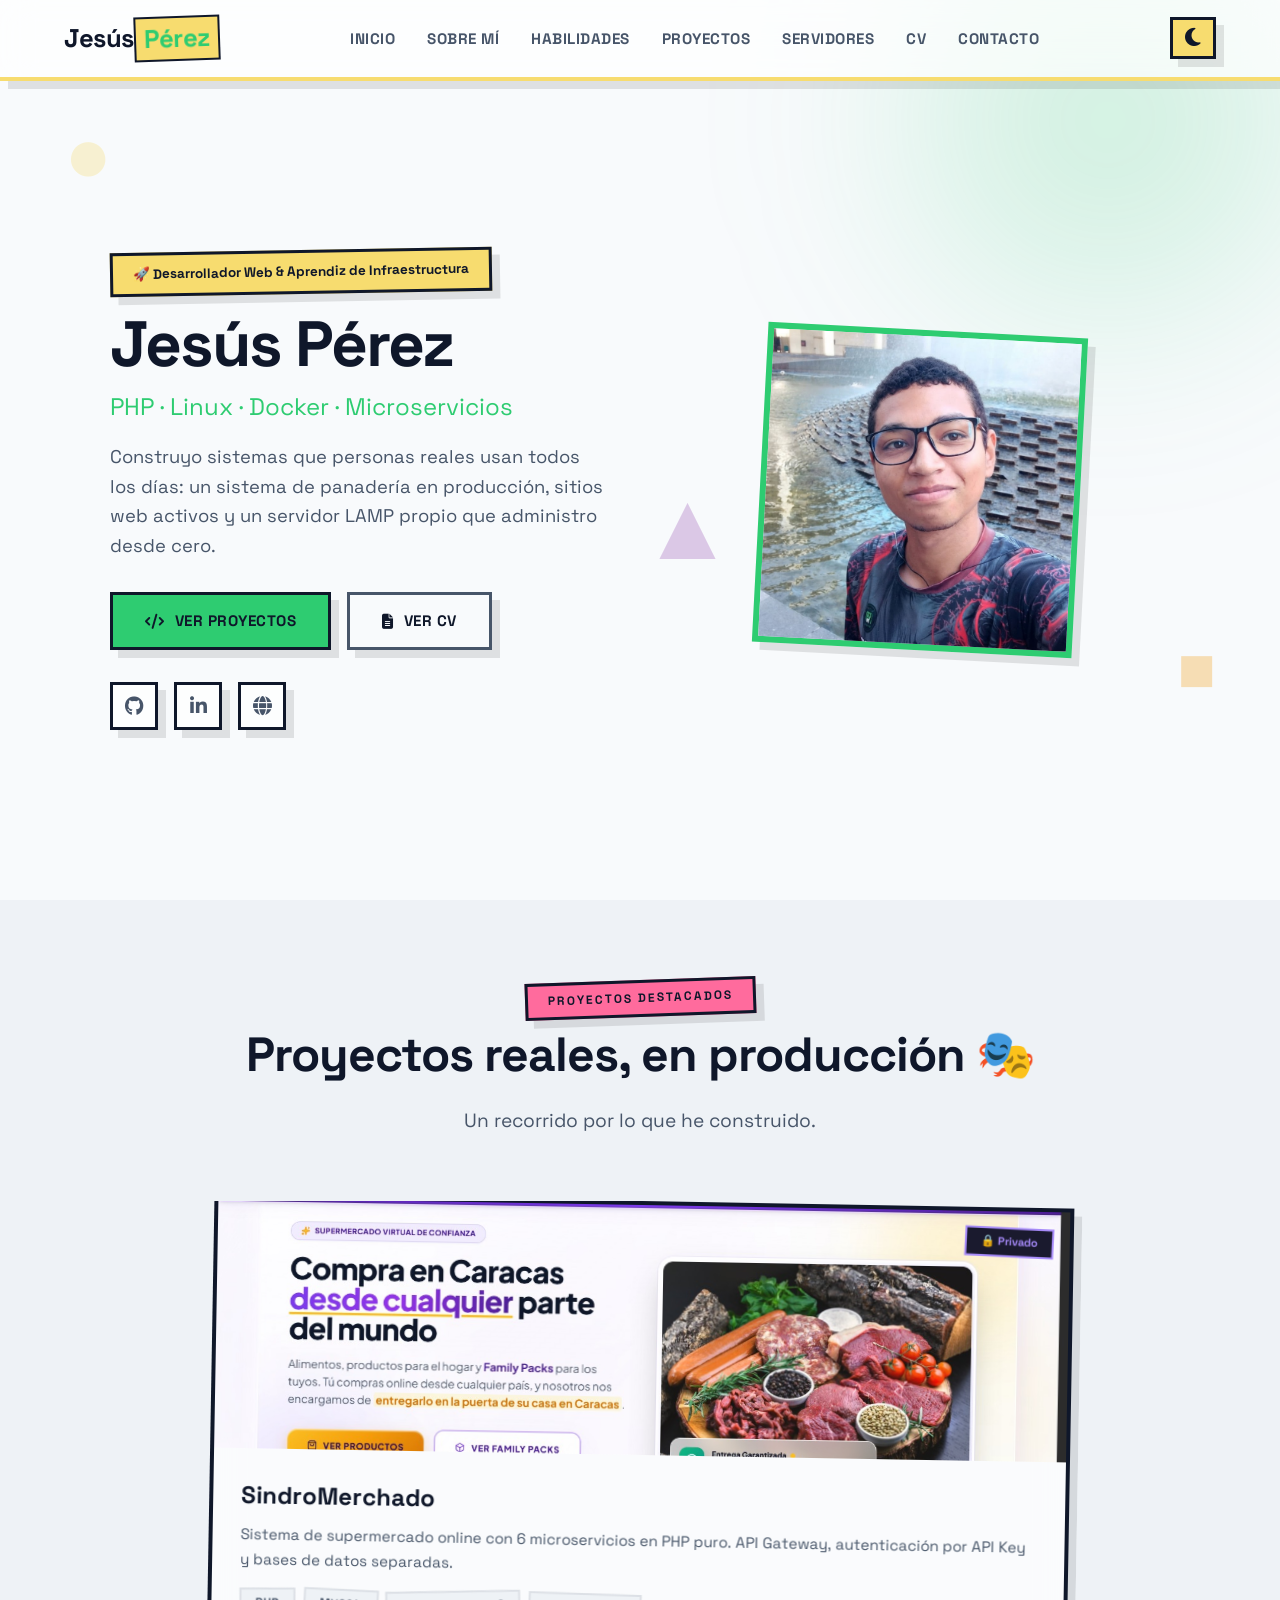
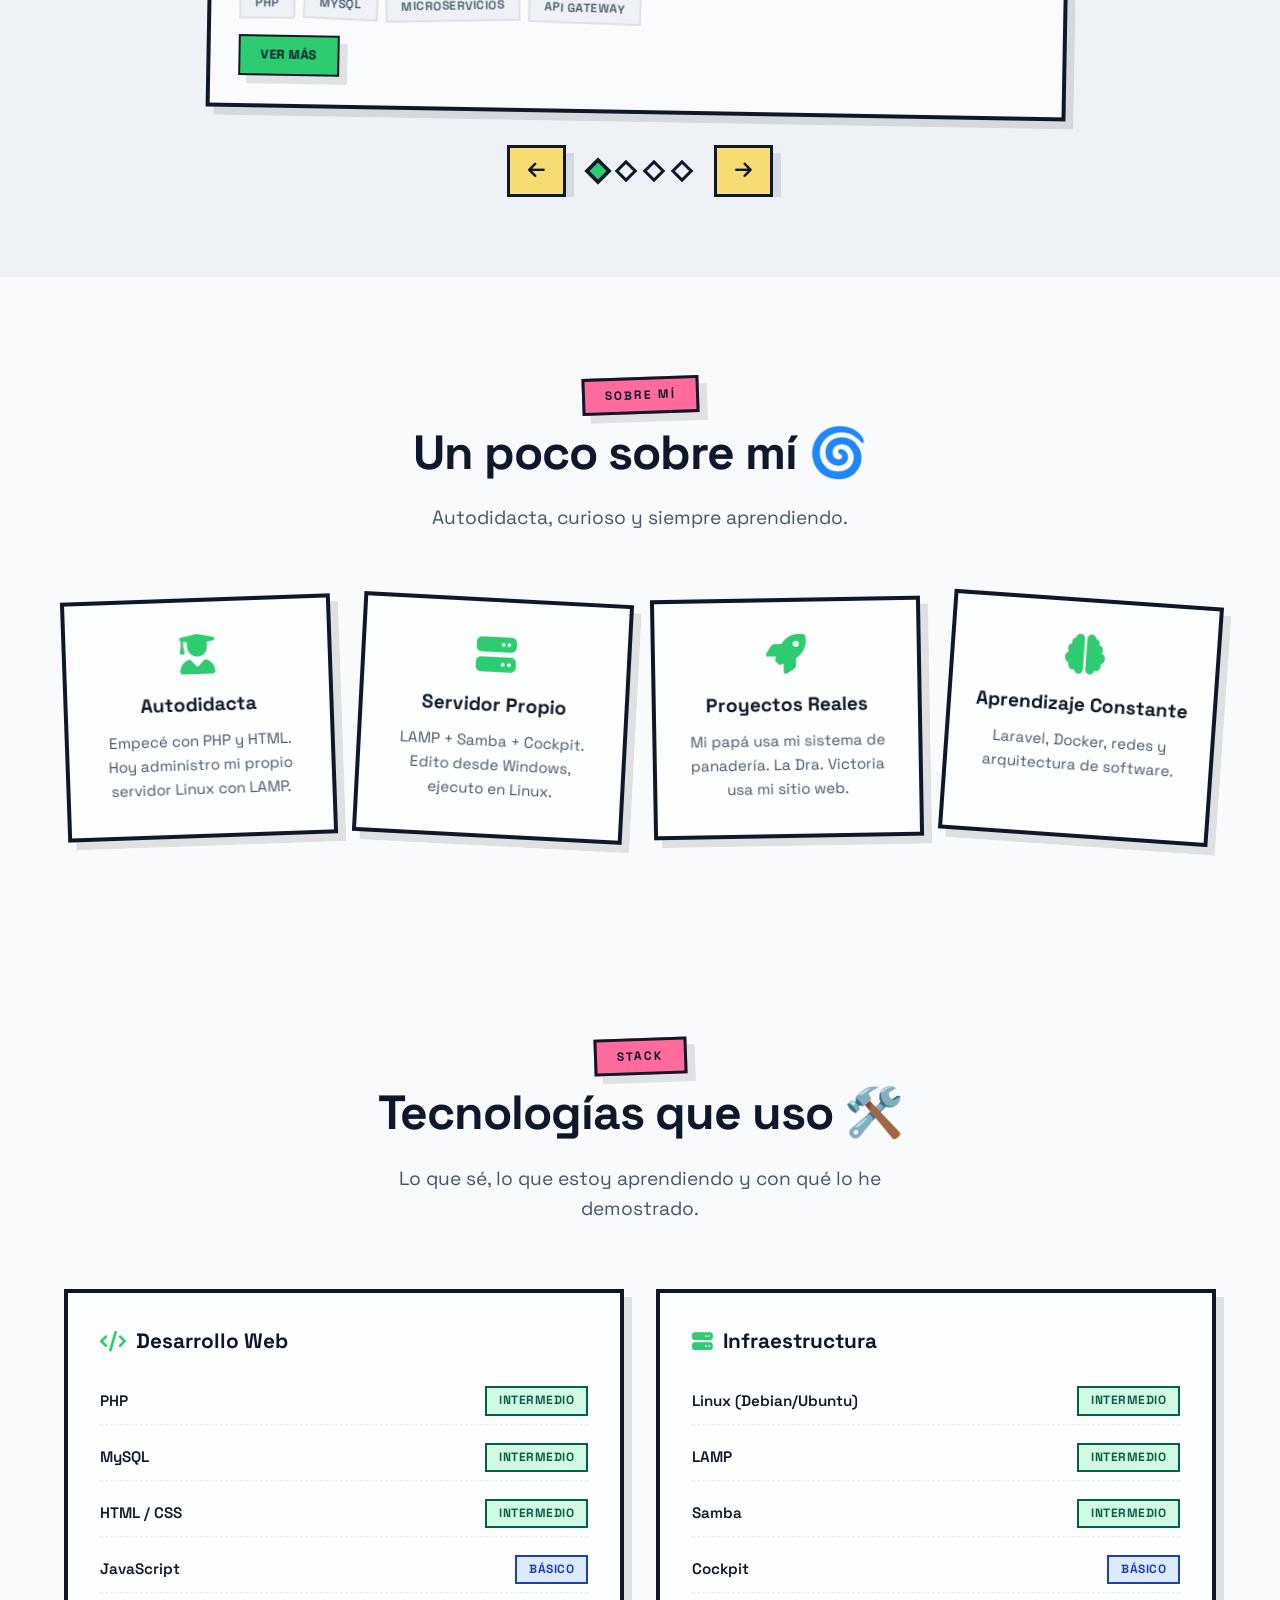
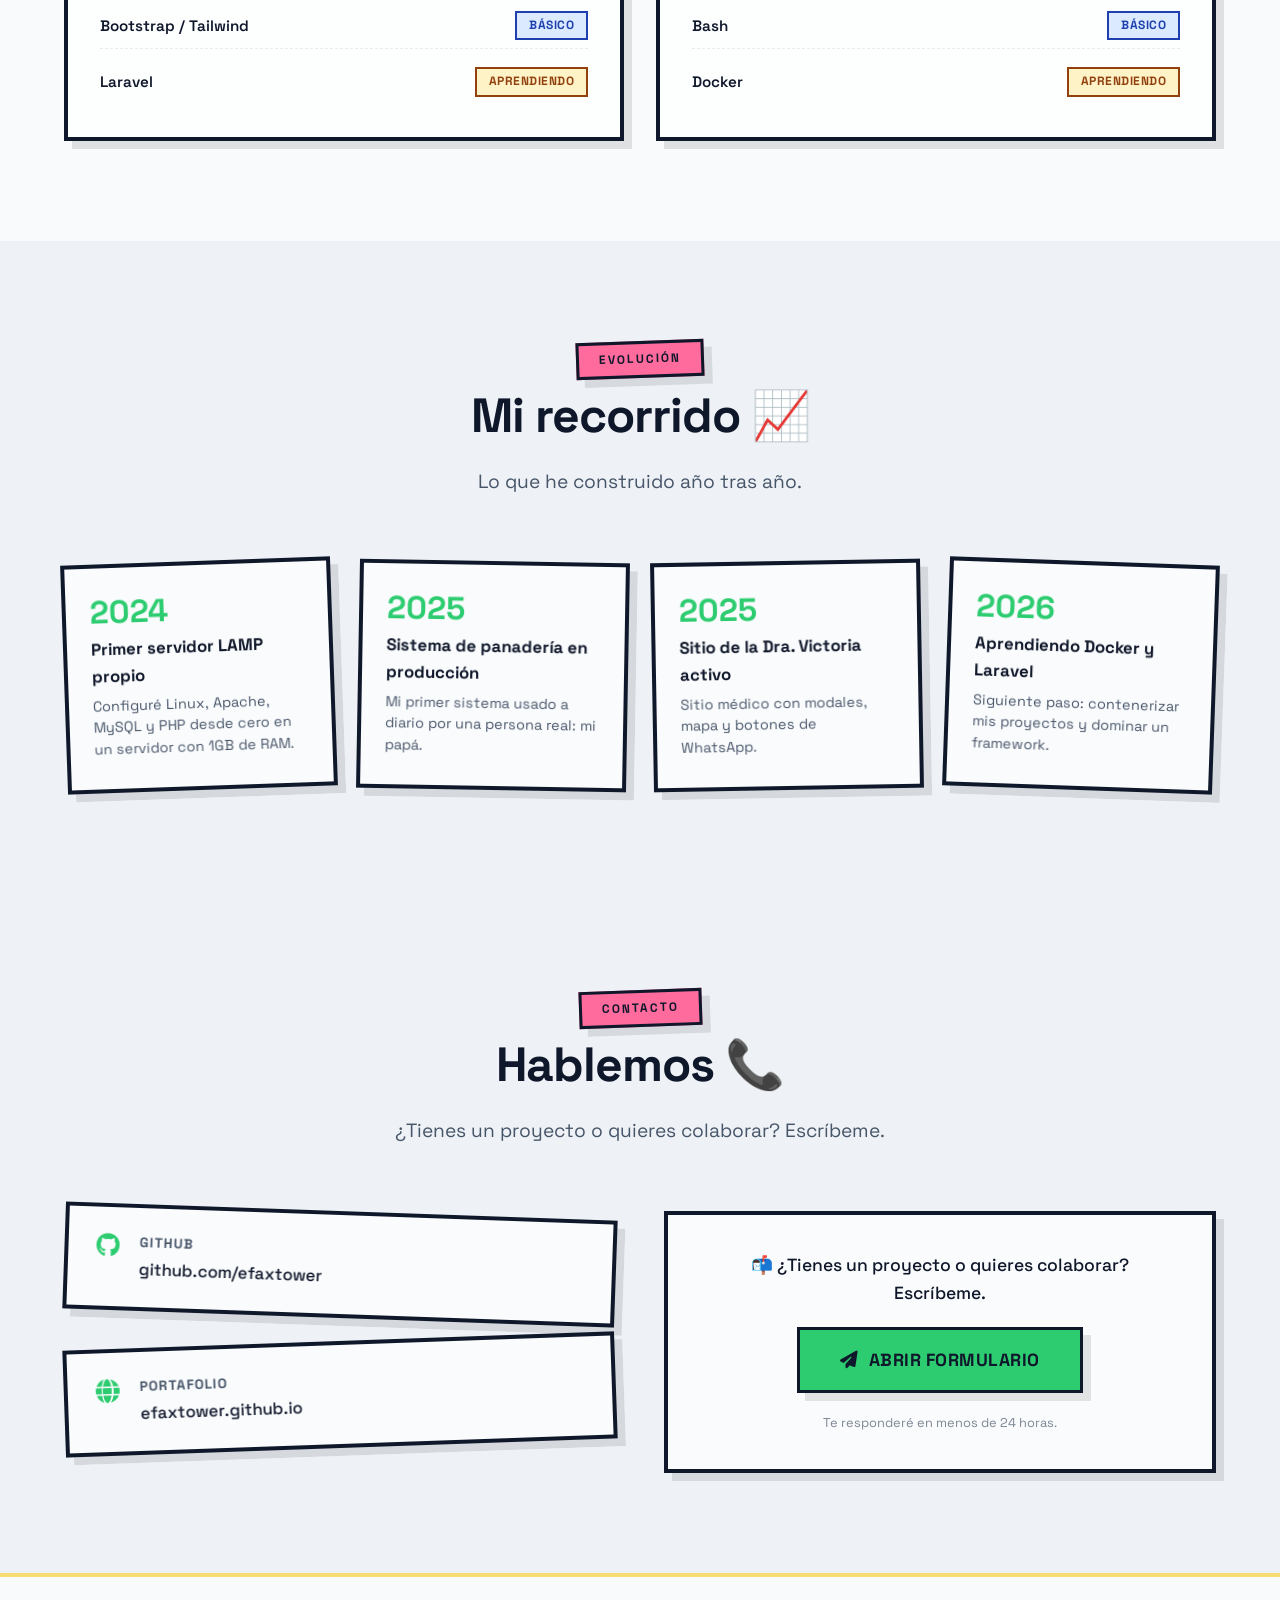
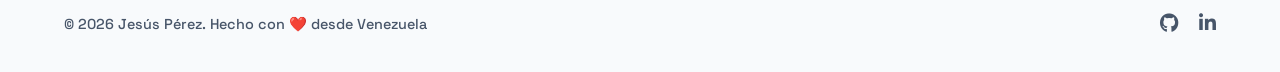
<file: index.html>
<!DOCTYPE html>
<html lang="es">
<head>
    <meta charset="UTF-8" />
    <meta name="viewport" content="width=device-width, initial-scale=1.0" />
    <title>Jesús Pérez | Desarrollador Web & Infraestructura</title>

    <!-- SEO -->
    <meta name="description" content="Portafolio de Jesús Pérez — Desarrollador Web y aprendiz de infraestructura. Proyectos reales en producción con PHP, Linux y Docker.">
    <meta name="author" content="Jesús Pérez">
    <meta name="keywords" content="Jesús Pérez, desarrollador web, PHP, Linux, Docker, Venezuela, portafolio">

    <!-- Open Graph -->
    <meta property="og:title" content="Jesús Pérez | Desarrollador Web & Infraestructura">
    <meta property="og:description" content="Construyo sistemas que resuelven problemas reales. PHP, MySQL, Linux, Docker.">
    <meta property="og:image" content="https://efaxtower.github.io/jp_dada_portafolio/images/perfil.jpg">
    <meta property="og:url" content="https://efaxtower.github.io/jp_dada_portafolio/">
    <meta property="og:type" content="website">
    <meta name="twitter:card" content="summary_large_image">

    <!-- Favicon -->
    <link rel="icon" type="image/svg+xml" href="data:image/svg+xml,%3Csvg xmlns='http://www.w3.org/2000/svg' viewBox='0 0 100 100'%3E%3Ctext y='.9em' font-size='90'%3E🚀%3C/text%3E%3C/svg%3E">

    <!-- Google Fonts -->
    <link rel="preconnect" href="https://fonts.googleapis.com">
    <link rel="preconnect" href="https://fonts.gstatic.com" crossorigin>
    <link href="https://fonts.googleapis.com/css2?family=Space+Grotesk:wght@300;400;500;600;700&display=swap" rel="stylesheet">
    <link rel="stylesheet" href="https://cdnjs.cloudflare.com/ajax/libs/font-awesome/6.5.0/css/all.min.css" />
    <link rel="stylesheet" href="https://cdnjs.cloudflare.com/ajax/libs/animate.css/4.1.1/animate.min.css" />
    <link rel="stylesheet" href="css/style.css" />
</head>
<body>

    <!-- NAVBAR -->
    <nav class="navbar dada-nav">
        <div class="container">
            <a href="index.html" class="logo dada-logo">Jesús<span>Pérez</span></a>
            <ul class="nav-links">
                <li><a href="index.html">Inicio</a></li>
                <li><a href="#sobre-mi">Sobre Mí</a></li>
                <li><a href="#habilidades">Habilidades</a></li>
                <li><a href="proyectos.html">Proyectos</a></li>
                <li><a href="servidores.html">Servidores</a></li>
                <li><a href="cv.html">CV</a></li>
                <li><a href="#contacto">Contacto</a></li>
            </ul>
            <button id="theme-toggle" class="theme-toggle dada-btn" aria-label="Cambiar tema">
                <i class="fas fa-moon"></i>
            </button>
            <div class="hamburger dada-hamburger" aria-label="Abrir menú">
                <span></span><span></span><span></span>
            </div>
        </div>
    </nav>

    <!-- HERO -->
    <section id="inicio" class="hero dada-hero">
        <div class="container">
            <div class="hero-content dada-grid">
                <div class="hero-text animate__animated animate__fadeInUp">
                    <span class="badge dada-badge">🚀 Desarrollador Web & Aprendiz de Infraestructura</span>
                    <h1 class="dada-title">Jesús Pérez</h1>
                    <h2 class="dada-subtitle">PHP · Linux · Docker · Microservicios</h2>
                    <p class="dada-text">
                        Construyo sistemas que personas reales usan todos los días: 
                        un sistema de panadería en producción, sitios web activos 
                        y un servidor LAMP propio que administro desde cero.
                    </p>
                    <div class="hero-buttons">
                        <a href="proyectos.html" class="btn btn-primary dada-btn-primary">
                            <i class="fas fa-code"></i> Ver Proyectos
                        </a>
                        <a href="cv.html" class="btn btn-secondary dada-btn-secondary">
                            <i class="fas fa-file-alt"></i> Ver CV
                        </a>
                    </div>
                    <div class="hero-social">
                        <a href="https://github.com/efaxtower" target="_blank" rel="noopener" class="social-icon dada-icon" aria-label="GitHub"><i class="fab fa-github"></i></a>
                        <a href="https://www.linkedin.com/in/jes%C3%BAs-p%C3%A9rez-084424435/" target="_blank" rel="noopener" class="social-icon dada-icon" aria-label="LinkedIn"><i class="fab fa-linkedin-in"></i></a>
                        <a href="https://dravictoriap.com" target="_blank" rel="noopener" class="social-icon dada-icon" aria-label="Sitio Dra. Victoria"><i class="fas fa-globe"></i></a>
                    </div>
                </div>
                <div class="hero-image animate__animated animate__zoomIn">
                    <div class="profile-circle dada-circle">
                        <img src="images/perfil.jpg" alt="Jesús Pérez" loading="eager" />
                    </div>
                </div>
            </div>
        </div>
        <div class="hero-bg-blur dada-blur"></div>
        <div class="dada-deco deco-1">●</div>
        <div class="dada-deco deco-2">■</div>
        <div class="dada-deco deco-3">▲</div>
    </section>

    <!-- CARRUSEL -->
    <section id="carrusel" class="carrusel-dada">
        <div class="container">
            <div class="section-header dada-header">
                <span class="section-tag">Proyectos Destacados</span>
                <h2>Proyectos reales, en producción <span class="dada-emoji">🎭</span></h2>
                <p>Un recorrido por lo que he construido.</p>
            </div>

            <div class="carrusel-container">
                <div class="carrusel-track" id="carruselTrack">
                    <!-- Slide 1 -->
                    <div class="carrusel-slide">
                        <div class="carrusel-card dada-card">
                            <div class="carrusel-img">
                                <img src="images/sindromerchado.png" alt="SindroMerchado" loading="lazy" />
                                <span class="badge-privado">🔒 Privado</span>
                            </div>
                            <div class="carrusel-info">
                                <h3>SindroMerchado</h3>
                                <p>Sistema de supermercado online con 6 microservicios en PHP puro. API Gateway, autenticación por API Key y bases de datos separadas.</p>
                                <div class="carrusel-tags">
                                    <span>PHP</span><span>MySQL</span><span>Microservicios</span><span>API Gateway</span>
                                </div>
                                <a href="proyectos.html#sindromerchado" class="btn btn-sm">Ver más</a>
                            </div>
                        </div>
                    </div>

                    <!-- Slide 2 -->
                    <div class="carrusel-slide">
                        <div class="carrusel-card dada-card">
                            <div class="carrusel-img">
                                <img src="images/panaderia.png" alt="Sistema Panadería" loading="lazy" />
                                <span class="badge-produccion">✅ En Producción</span>
                            </div>
                            <div class="carrusel-info">
                                <h3>Sistema de Panadería</h3>
                                <p>CRUD que mi papá usa a diario para calcular costos, ganancias y precios de venta. En uso real todos los días.</p>
                                <div class="carrusel-tags">
                                    <span>PHP</span><span>MySQL</span><span>CRUD</span>
                                </div>
                                <a href="proyectos.html#panaderia" class="btn btn-sm">Ver más</a>
                            </div>
                        </div>
                    </div>

                    <!-- Slide 3 -->
                    <div class="carrusel-slide">
                        <div class="carrusel-card dada-card">
                            <div class="carrusel-img">
                                <img src="images/beep-jesus.png" alt="Beep Jesus Pro" loading="lazy" />
                                <span class="badge-publico">🌐 Público</span>
                            </div>
                            <div class="carrusel-info">
                                <h3>Beep Jesus Pro v3.0.1</h3>
                                <p>Script en Bash que convierte MIDI a frecuencias para el buzzer de Linux. "La Gata Bajo la Lluvia" al encender mi PC.</p>
                                <div class="carrusel-tags">
                                    <span>Bash</span><span>Linux</span><span>MIDI</span>
                                </div>
                                <a href="proyectos.html#beep" class="btn btn-sm">Ver más</a>
                            </div>
                        </div>
                    </div>

                    <!-- Slide 4 -->
                    <div class="carrusel-slide">
                        <div class="carrusel-card dada-card">
                            <div class="carrusel-img">
                                <img src="images/dra-victoria.png" alt="Dra. Victoria" loading="lazy" />
                                <span class="badge-produccion">✅ En Producción</span>
                            </div>
                            <div class="carrusel-info">
                                <h3>Dra. Victoria</h3>
                                <p>Sitio web médico con modales, mapa de ubicación y botones de WhatsApp con mensajes predefinidos.</p>
                                <div class="carrusel-tags">
                                    <span>HTML</span><span>CSS</span><span>JavaScript</span>
                                </div>
                                <a href="proyectos.html#dravictoria" class="btn btn-sm">Ver más</a>
                            </div>
                        </div>
                    </div>
                </div>

                <div class="carrusel-controls">
                    <button id="prevSlide" class="carrusel-btn dada-btn-control" aria-label="Anterior">
                        <i class="fas fa-arrow-left"></i>
                    </button>
                    <div class="carrusel-dots" id="carruselDots">
                        <span class="dot active" data-index="0"></span>
                        <span class="dot" data-index="1"></span>
                        <span class="dot" data-index="2"></span>
                        <span class="dot" data-index="3"></span>
                    </div>
                    <button id="nextSlide" class="carrusel-btn dada-btn-control" aria-label="Siguiente">
                        <i class="fas fa-arrow-right"></i>
                    </button>
                </div>
            </div>
        </div>
    </section>

    <!-- SOBRE MÍ -->
    <section id="sobre-mi" class="sobre-mi dada-section">
        <div class="container">
            <div class="section-header dada-header">
                <span class="section-tag">Sobre Mí</span>
                <h2>Un poco sobre mí <span class="dada-emoji">🌀</span></h2>
                <p>Autodidacta, curioso y siempre aprendiendo.</p>
            </div>
            <div class="sobre-mi-grid dada-grid">
                <div class="sobre-mi-card dada-card" style="transform: rotate(-2deg);">
                    <i class="fas fa-user-graduate"></i>
                    <h3>Autodidacta</h3>
                    <p>Empecé con PHP y HTML. Hoy administro mi propio servidor Linux con LAMP.</p>
                </div>
                <div class="sobre-mi-card dada-card" style="transform: rotate(3deg);">
                    <i class="fas fa-server"></i>
                    <h3>Servidor Propio</h3>
                    <p>LAMP + Samba + Cockpit. Edito desde Windows, ejecuto en Linux.</p>
                </div>
                <div class="sobre-mi-card dada-card" style="transform: rotate(-1deg);">
                    <i class="fas fa-rocket"></i>
                    <h3>Proyectos Reales</h3>
                    <p>Mi papá usa mi sistema de panadería. La Dra. Victoria usa mi sitio web.</p>
                </div>
                <div class="sobre-mi-card dada-card" style="transform: rotate(4deg);">
                    <i class="fas fa-brain"></i>
                    <h3>Aprendizaje Constante</h3>
                    <p>Laravel, Docker, redes y arquitectura de software.</p>
                </div>
            </div>
        </div>
    </section>

    <!-- HABILIDADES -->
    <section id="habilidades" class="habilidades dada-section">
        <div class="container">
            <div class="section-header dada-header">
                <span class="section-tag">Stack</span>
                <h2>Tecnologías que uso <span class="dada-emoji">🛠️</span></h2>
                <p>Lo que sé, lo que estoy aprendiendo y con qué lo he demostrado.</p>
            </div>

            <div class="skills-grid">
                <div class="skills-block dada-card">
                    <h3><i class="fas fa-code"></i> Desarrollo Web</h3>
                    <ul class="skills-list">
                        <li><span class="skill-name">PHP</span><span class="skill-level nivel-intermedio">Intermedio</span></li>
                        <li><span class="skill-name">MySQL</span><span class="skill-level nivel-intermedio">Intermedio</span></li>
                        <li><span class="skill-name">HTML / CSS</span><span class="skill-level nivel-intermedio">Intermedio</span></li>
                        <li><span class="skill-name">JavaScript</span><span class="skill-level nivel-basico">Básico</span></li>
                        <li><span class="skill-name">Bootstrap / Tailwind</span><span class="skill-level nivel-basico">Básico</span></li>
                        <li><span class="skill-name">Laravel</span><span class="skill-level nivel-aprendiendo">Aprendiendo</span></li>
                    </ul>
                </div>

                <div class="skills-block dada-card">
                    <h3><i class="fas fa-server"></i> Infraestructura</h3>
                    <ul class="skills-list">
                        <li><span class="skill-name">Linux (Debian/Ubuntu)</span><span class="skill-level nivel-intermedio">Intermedio</span></li>
                        <li><span class="skill-name">LAMP</span><span class="skill-level nivel-intermedio">Intermedio</span></li>
                        <li><span class="skill-name">Samba</span><span class="skill-level nivel-intermedio">Intermedio</span></li>
                        <li><span class="skill-name">Cockpit</span><span class="skill-level nivel-basico">Básico</span></li>
                        <li><span class="skill-name">Bash</span><span class="skill-level nivel-basico">Básico</span></li>
                        <li><span class="skill-name">Docker</span><span class="skill-level nivel-aprendiendo">Aprendiendo</span></li>
                    </ul>
                </div>
            </div>
        </div>
    </section>

    <!-- TIMELINE -->
    <section id="timeline" class="timeline dada-section">
        <div class="container">
            <div class="section-header dada-header">
                <span class="section-tag">Evolución</span>
                <h2>Mi recorrido <span class="dada-emoji">📈</span></h2>
                <p>Lo que he construido año tras año.</p>
            </div>
            <div class="timeline-grid">
                <div class="timeline-item dada-card">
                    <div class="timeline-year">2024</div>
                    <div class="timeline-content">
                        <h4>Primer servidor LAMP propio</h4>
                        <p>Configuré Linux, Apache, MySQL y PHP desde cero en un servidor con 1GB de RAM.</p>
                    </div>
                </div>
                <div class="timeline-item dada-card">
                    <div class="timeline-year">2025</div>
                    <div class="timeline-content">
                        <h4>Sistema de panadería en producción</h4>
                        <p>Mi primer sistema usado a diario por una persona real: mi papá.</p>
                    </div>
                </div>
                <div class="timeline-item dada-card">
                    <div class="timeline-year">2025</div>
                    <div class="timeline-content">
                        <h4>Sitio de la Dra. Victoria activo</h4>
                        <p>Sitio médico con modales, mapa y botones de WhatsApp.</p>
                    </div>
                </div>
                <div class="timeline-item dada-card">
                    <div class="timeline-year">2026</div>
                    <div class="timeline-content">
                        <h4>Aprendiendo Docker y Laravel</h4>
                        <p>Siguiente paso: contenerizar mis proyectos y dominar un framework.</p>
                    </div>
                </div>
            </div>
        </div>
    </section>

    <!-- CONTACTO -->
    <section id="contacto" class="contacto dada-section">
        <div class="container">
            <div class="section-header dada-header">
                <span class="section-tag">Contacto</span>
                <h2>Hablemos <span class="dada-emoji">📞</span></h2>
                <p>¿Tienes un proyecto o quieres colaborar? Escríbeme.</p>
            </div>
            <div class="contacto-content">
                <div class="contacto-info">
                    <div class="contacto-item dada-card" style="transform: rotate(2deg);">
                        <i class="fab fa-github"></i>
                        <div>
                            <h4>GitHub</h4>
                            <a href="https://github.com/efaxtower" target="_blank" rel="noopener">github.com/efaxtower</a>
                        </div>
                    </div>
                    <div class="contacto-item dada-card" style="transform: rotate(-2deg);">
                        <i class="fas fa-globe"></i>
                        <div>
                            <h4>Portafolio</h4>
                            <a href="https://efaxtower.github.io/jp_dada_portafolio/" target="_blank" rel="noopener">efaxtower.github.io</a>
                        </div>
                    </div>
                </div>
                <div class="contacto-form-wrapper">
                    <p class="form-invite">📬 ¿Tienes un proyecto o quieres colaborar? Escríbeme.</p>
                    <a href="https://docs.google.com/forms/d/e/1FAIpQLScP9s0geYOLbG06JayIZnoWJstjzJBArVTUjE68pEnYJuo_TQ/viewform?usp=send_form"
                       target="_blank"
                       rel="noopener"
                       class="btn btn-primary">
                        <i class="fas fa-paper-plane"></i> Abrir formulario
                    </a>
                    <p class="form-note">Te responderé en menos de 24 horas.</p>
                </div>
            </div>
        </div>
    </section>

    <!-- FOOTER -->
    <footer class="footer dada-footer">
        <div class="container">
            <p>&copy; 2026 Jesús Pérez. Hecho con ❤️ desde Venezuela</p>
            <div class="footer-social">
                <a href="https://github.com/efaxtower" target="_blank" rel="noopener" aria-label="GitHub"><i class="fab fa-github"></i></a>
                <a href="https://www.linkedin.com/in/jes%C3%BAs-p%C3%A9rez-084424435/" target="_blank" rel="noopener" aria-label="LinkedIn"><i class="fab fa-linkedin-in"></i></a>
            </div>
        </div>
    </footer>

    <script src="js/main.js"></script>
</body>
</html>
</file>
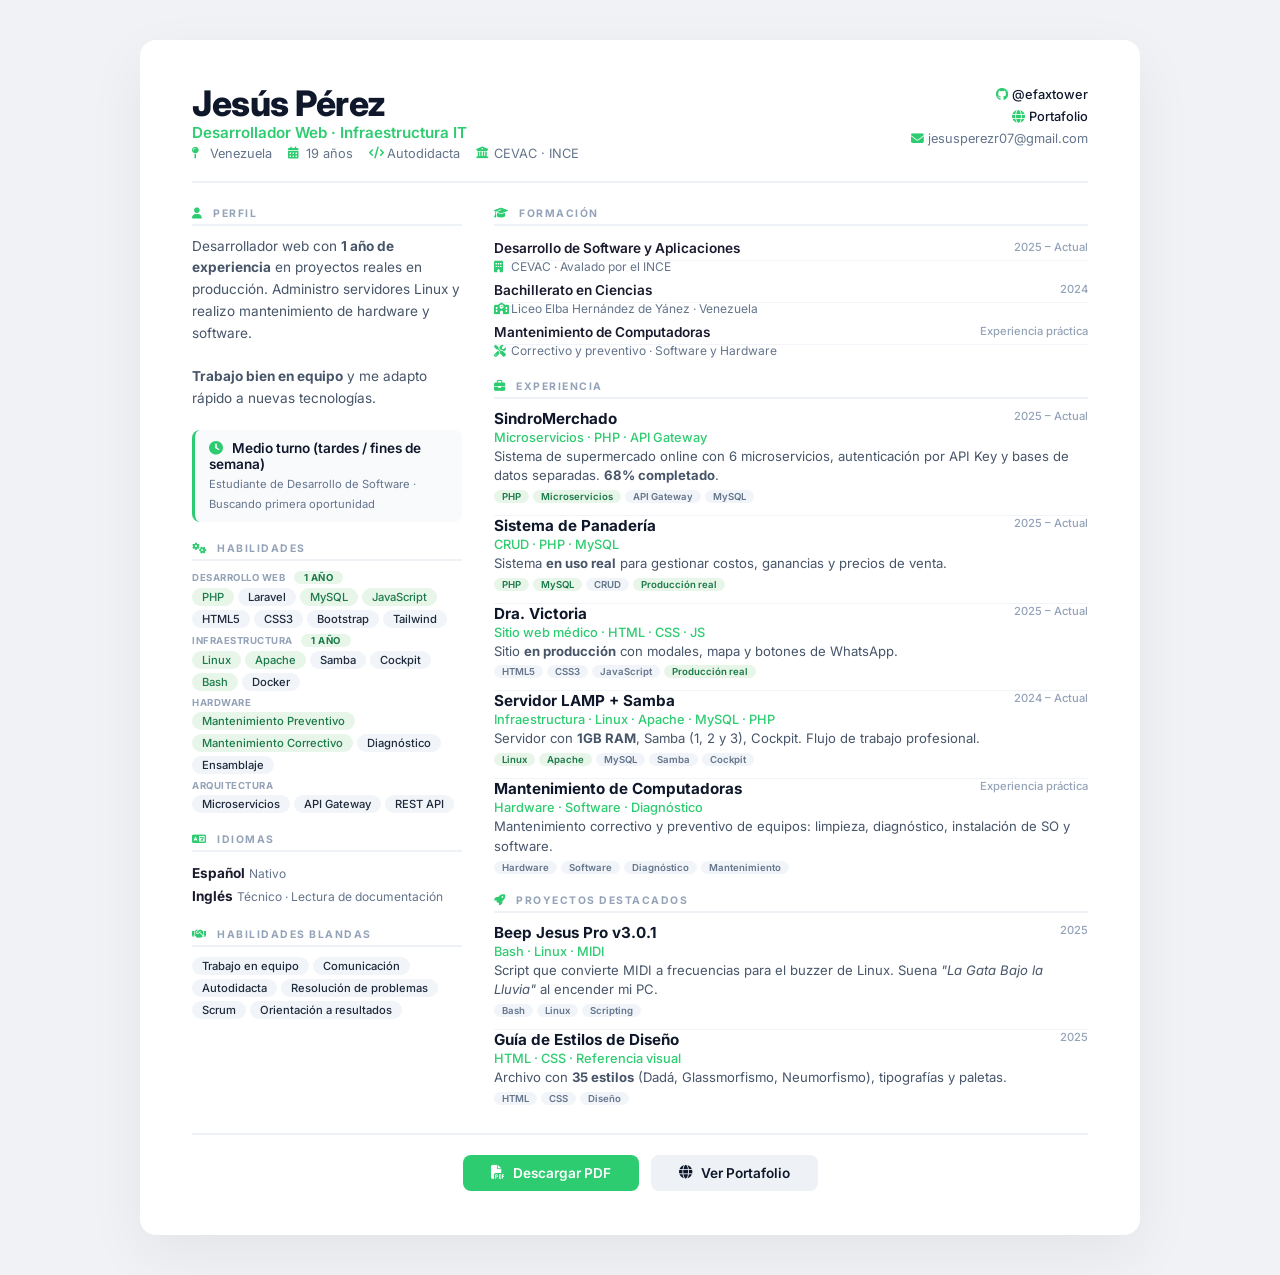
<file: cv.html>
<!DOCTYPE html>
<html lang="es">
<head>
    <meta charset="UTF-8" />
    <meta name="viewport" content="width=device-width, initial-scale=1.0" />
    <title>CV | Jesús Pérez</title>
    <meta name="description" content="CV de Jesús Pérez — Desarrollador Web y aprendiz de infraestructura. PHP, MySQL, Linux, Docker.">
    <meta property="og:title" content="CV | Jesús Pérez">
    <meta property="og:description" content="Desarrollador Web · Infraestructura IT · Venezuela">
    <meta property="og:image" content="https://efaxtower.github.io/jp_dada_portafolio/images/perfil.jpg">
    <meta property="og:url" content="https://efaxtower.github.io/jp_dada_portafolio/cv.html">
    <meta property="og:type" content="website">
    <link rel="icon" type="image/svg+xml" href="data:image/svg+xml,%3Csvg xmlns='http://www.w3.org/2000/svg' viewBox='0 0 100 100'%3E%3Ctext y='.9em' font-size='90'%3E📄%3C/text%3E%3C/svg%3E">
    <link rel="preconnect" href="https://fonts.googleapis.com">
    <link rel="preconnect" href="https://fonts.gstatic.com" crossorigin>
    <link href="https://fonts.googleapis.com/css2?family=Inter:wght@300;400;500;600;700;800&display=swap" rel="stylesheet">
    <link rel="stylesheet" href="https://cdnjs.cloudflare.com/ajax/libs/font-awesome/6.5.0/css/all.min.css" />
    <style>
        * { margin: 0; padding: 0; box-sizing: border-box; }

        body {
            font-family: 'Inter', -apple-system, BlinkMacSystemFont, sans-serif;
            background: #f0f2f5;
            display: flex;
            justify-content: center;
            padding: 40px 20px;
            color: #1a1a2e;
        }

        .cv-paper {
            max-width: 1000px;
            width: 100%;
            background: white;
            border-radius: 16px;
            box-shadow: 0 20px 60px rgba(0, 0, 0, 0.06);
            padding: 44px 52px;
        }

        .cv-header {
            display: flex;
            justify-content: space-between;
            align-items: flex-start;
            padding-bottom: 20px;
            border-bottom: 2px solid #eef2f6;
            margin-bottom: 24px;
            flex-wrap: wrap;
            gap: 12px;
        }

        .cv-header-info h1 {
            font-size: 2.2rem;
            font-weight: 800;
            letter-spacing: -0.5px;
            color: #0f172a;
            line-height: 1.1;
        }

        .cv-header-info .cv-title {
            font-size: 0.95rem;
            color: #2ecc71;
            font-weight: 600;
            margin-bottom: 4px;
        }

        .cv-header-info .cv-meta {
            display: flex;
            flex-wrap: wrap;
            gap: 6px 16px;
            color: #64748b;
            font-size: 0.8rem;
        }

        .cv-header-info .cv-meta span {
            display: flex;
            align-items: center;
            gap: 4px;
        }

        .cv-header-info .cv-meta i {
            color: #2ecc71;
            width: 14px;
            font-size: 0.75rem;
        }

        .cv-contact-right {
            text-align: right;
            font-size: 0.8rem;
            color: #64748b;
            line-height: 1.7;
            flex-shrink: 0;
        }

        .cv-contact-right a {
            color: #0f172a;
            text-decoration: none;
            font-weight: 500;
        }

        .cv-contact-right a:hover { color: #2ecc71; }
        .cv-contact-right i { color: #2ecc71; width: 18px; }

        .cv-grid {
            display: grid;
            grid-template-columns: 1fr 2.2fr;
            gap: 32px;
        }

        .cv-sidebar { display: flex; flex-direction: column; gap: 20px; }

        .cv-block h3 {
            font-size: 0.65rem;
            text-transform: uppercase;
            letter-spacing: 1.5px;
            color: #94a3b8;
            font-weight: 700;
            margin-bottom: 10px;
            padding-bottom: 4px;
            border-bottom: 2px solid #eef2f6;
        }

        .cv-block h3 i { margin-right: 6px; color: #2ecc71; font-size: 0.7rem; }

        .cv-profile-text { color: #475569; font-size: 0.85rem; line-height: 1.6; }

        .cv-skills-list { display: flex; flex-wrap: wrap; gap: 4px; }

        .cv-skills-list span {
            padding: 2px 10px;
            background: #f1f5f9;
            border-radius: 12px;
            font-size: 0.7rem;
            font-weight: 500;
            color: #1e293b;
        }

        .cv-skills-list .skill-highlight { background: #e8f5e9; color: #1a7a4a; }

        .cv-availability {
            background: #f8fafc;
            padding: 10px 14px;
            border-radius: 8px;
            border-left: 3px solid #2ecc71;
        }

        .cv-availability p {
            font-weight: 600;
            color: #0f172a;
            font-size: 0.85rem;
            margin-bottom: 0;
        }

        .cv-availability small { font-size: 0.7rem; color: #64748b; }

        .cv-main { display: flex; flex-direction: column; gap: 20px; }

        .cv-entry { padding-bottom: 12px; border-bottom: 1px solid #f1f5f9; }
        .cv-entry:last-child { border-bottom: none; padding-bottom: 0; }

        .cv-entry-header {
            display: flex;
            justify-content: space-between;
            align-items: flex-start;
            margin-bottom: 2px;
        }

        .cv-entry-header h4 { font-size: 0.95rem; font-weight: 700; color: #0f172a; }

        .cv-entry-header .cv-date {
            font-size: 0.7rem;
            color: #94a3b8;
            font-weight: 500;
            white-space: nowrap;
            margin-left: 12px;
        }

        .cv-entry .cv-sub { color: #2ecc71; font-size: 0.8rem; font-weight: 500; }

        .cv-entry p {
            color: #475569;
            font-size: 0.82rem;
            line-height: 1.5;
            margin-top: 2px;
        }

        .cv-entry .cv-tags { display: flex; flex-wrap: wrap; gap: 4px; margin-top: 4px; }

        .cv-entry .cv-tags span {
            padding: 1px 8px;
            background: #f1f5f9;
            border-radius: 10px;
            font-size: 0.6rem;
            font-weight: 600;
            color: #64748b;
        }

        .cv-entry .cv-tags .tag-accent { background: #e8f5e9; color: #1a7a4a; }

        .cv-edu-item {
            display: flex;
            justify-content: space-between;
            align-items: flex-start;
            padding: 4px 0;
            border-bottom: 1px solid #f1f5f9;
        }

        .cv-edu-item:last-child { border-bottom: none; }
        .cv-edu-item .cv-edu-name { font-weight: 600; font-size: 0.85rem; }
        .cv-edu-item .cv-edu-date { font-size: 0.7rem; color: #94a3b8; font-weight: 500; }

        .cv-edu-sub { font-size: 0.75rem; color: #64748b; margin-top: -2px; margin-bottom: 2px; }
        .cv-edu-sub i { color: #2ecc71; width: 14px; }

        .exp-badge {
            display: inline-block;
            background: #e8f5e9;
            color: #1a7a4a;
            padding: 1px 10px;
            border-radius: 12px;
            font-size: 0.6rem;
            font-weight: 700;
            margin-left: 6px;
        }

        .cv-actions {
            display: flex;
            justify-content: center;
            gap: 12px;
            margin-top: 28px;
            padding-top: 20px;
            border-top: 2px solid #eef2f6;
        }

        .btn {
            padding: 10px 28px;
            border-radius: 8px;
            font-size: 0.85rem;
            font-weight: 600;
            border: none;
            cursor: pointer;
            transition: 0.2s;
            text-decoration: none;
            display: inline-flex;
            align-items: center;
            gap: 8px;
        }

        .btn-primary { background: #2ecc71; color: white; }
        .btn-primary:hover { background: #27ae60; transform: translateY(-2px); box-shadow: 0 4px 16px rgba(46, 204, 113, 0.25); }
        .btn-secondary { background: #eef2f6; color: #0f172a; }
        .btn-secondary:hover { background: #e2e8f0; }

        @media (max-width: 768px) {
            .cv-paper { padding: 24px 20px; }
            .cv-header { flex-direction: column; gap: 12px; }
            .cv-contact-right { text-align: left; width: 100%; }
            .cv-grid { grid-template-columns: 1fr; gap: 16px; }
            .cv-entry-header { flex-direction: column; }
            .cv-entry-header .cv-date { margin-left: 0; }
            .cv-actions { flex-direction: column; align-items: center; }
            .cv-actions .btn { width: 100%; justify-content: center; }
        }

        @media print {
            .cv-actions { display: none !important; }
            .cv-paper { box-shadow: none !important; padding: 32px !important; border-radius: 0 !important; }
            body { background: white !important; padding: 0 !important; }
        }
    </style>
</head>
<body>

    <div class="cv-paper">

        <header class="cv-header">
            <div class="cv-header-info">
                <h1>Jesús Pérez</h1>
                <div class="cv-title">Desarrollador Web · Infraestructura IT</div>
                <div class="cv-meta">
                    <span><i class="fas fa-map-pin"></i> Venezuela</span>
                    <span><i class="fas fa-calendar-alt"></i> 19 años</span>
                    <span><i class="fas fa-code"></i> Autodidacta</span>
                    <span><i class="fas fa-university"></i> CEVAC · INCE</span>
                </div>
            </div>
            <div class="cv-contact-right">
                <div><i class="fab fa-github"></i> <a href="https://github.com/efaxtower" target="_blank" rel="noopener">@efaxtower</a></div>
                <div><i class="fas fa-globe"></i> <a href="https://efaxtower.github.io/jp_dada_portafolio/" target="_blank" rel="noopener">Portafolio</a></div>
                <div><i class="fas fa-envelope"></i> jesusperezr07@gmail.com</div>
            </div>
        </header>

        <div class="cv-grid">

            <aside class="cv-sidebar">

                <div class="cv-block">
                    <h3><i class="fas fa-user"></i> Perfil</h3>
                    <p class="cv-profile-text">
                        Desarrollador web con <strong>1 año de experiencia</strong> en proyectos reales en producción.
                        Administro servidores Linux y realizo mantenimiento de hardware y software.
                        <br><br>
                        <strong>Trabajo bien en equipo</strong> y me adapto rápido a nuevas tecnologías.
                    </p>
                </div>

                <div class="cv-availability">
                    <p><i class="fas fa-clock" style="color: #2ecc71; margin-right: 6px;"></i> Medio turno (tardes / fines de semana)</p>
                    <small>Estudiante de Desarrollo de Software · Buscando primera oportunidad</small>
                </div>

                <div class="cv-block">
                    <h3><i class="fas fa-cogs"></i> Habilidades</h3>

                    <div style="margin-bottom: 6px;">
                        <div style="font-size: 0.6rem; font-weight: 700; color: #94a3b8; text-transform: uppercase; letter-spacing: 0.5px; margin-bottom: 4px;">Desarrollo Web <span class="exp-badge">1 año</span></div>
                        <div class="cv-skills-list">
                            <span class="skill-highlight">PHP</span>
                            <span>Laravel</span>
                            <span class="skill-highlight">MySQL</span>
                            <span class="skill-highlight">JavaScript</span>
                            <span>HTML5</span>
                            <span>CSS3</span>
                            <span>Bootstrap</span>
                            <span>Tailwind</span>
                        </div>
                    </div>

                    <div style="margin-bottom: 6px;">
                        <div style="font-size: 0.6rem; font-weight: 700; color: #94a3b8; text-transform: uppercase; letter-spacing: 0.5px; margin-bottom: 4px;">Infraestructura <span class="exp-badge">1 año</span></div>
                        <div class="cv-skills-list">
                            <span class="skill-highlight">Linux</span>
                            <span class="skill-highlight">Apache</span>
                            <span>Samba</span>
                            <span>Cockpit</span>
                            <span class="skill-highlight">Bash</span>
                            <span>Docker</span>
                        </div>
                    </div>

                    <div style="margin-bottom: 6px;">
                        <div style="font-size: 0.6rem; font-weight: 700; color: #94a3b8; text-transform: uppercase; letter-spacing: 0.5px; margin-bottom: 4px;">Hardware</div>
                        <div class="cv-skills-list">
                            <span class="skill-highlight">Mantenimiento Preventivo</span>
                            <span class="skill-highlight">Mantenimiento Correctivo</span>
                            <span>Diagnóstico</span>
                            <span>Ensamblaje</span>
                        </div>
                    </div>

                    <div>
                        <div style="font-size: 0.6rem; font-weight: 700; color: #94a3b8; text-transform: uppercase; letter-spacing: 0.5px; margin-bottom: 4px;">Arquitectura</div>
                        <div class="cv-skills-list">
                            <span>Microservicios</span>
                            <span>API Gateway</span>
                            <span>REST API</span>
                        </div>
                    </div>
                </div>

                <div class="cv-block">
                    <h3><i class="fas fa-language"></i> Idiomas</h3>
                    <div style="font-size: 0.85rem; line-height: 1.7;">
                        <div><strong>Español</strong> <span style="color: #64748b; font-size: 0.75rem;">Nativo</span></div>
                        <div><strong>Inglés</strong> <span style="color: #64748b; font-size: 0.75rem;">Técnico · Lectura de documentación</span></div>
                    </div>
                </div>

                <div class="cv-block">
                    <h3><i class="fas fa-handshake"></i> Habilidades Blandas</h3>
                    <div class="cv-skills-list">
                        <span>Trabajo en equipo</span>
                        <span>Comunicación</span>
                        <span>Autodidacta</span>
                        <span>Resolución de problemas</span>
                        <span>Scrum</span>
                        <span>Orientación a resultados</span>
                    </div>
                </div>

            </aside>

            <main class="cv-main">

                <div class="cv-block">
                    <h3><i class="fas fa-graduation-cap"></i> Formación</h3>

                    <div class="cv-edu-item">
                        <span class="cv-edu-name">Desarrollo de Software y Aplicaciones</span>
                        <span class="cv-edu-date">2025 – Actual</span>
                    </div>
                    <div class="cv-edu-sub"><i class="fas fa-building"></i> CEVAC · Avalado por el INCE</div>

                    <div class="cv-edu-item" style="margin-top: 4px;">
                        <span class="cv-edu-name">Bachillerato en Ciencias</span>
                        <span class="cv-edu-date">2024</span>
                    </div>
                    <div class="cv-edu-sub"><i class="fas fa-school"></i> Liceo Elba Hernández de Yánez · Venezuela</div>

                    <div class="cv-edu-item" style="margin-top: 4px;">
                        <span class="cv-edu-name">Mantenimiento de Computadoras</span>
                        <span class="cv-edu-date">Experiencia práctica</span>
                    </div>
                    <div class="cv-edu-sub"><i class="fas fa-tools"></i> Correctivo y preventivo · Software y Hardware</div>
                </div>

                <div class="cv-block">
                    <h3><i class="fas fa-briefcase"></i> Experiencia</h3>

                    <div class="cv-entry">
                        <div class="cv-entry-header">
                            <h4>SindroMerchado</h4>
                            <span class="cv-date">2025 – Actual</span>
                        </div>
                        <div class="cv-sub">Microservicios · PHP · API Gateway</div>
                        <p>Sistema de supermercado online con 6 microservicios, autenticación por API Key y bases de datos separadas. <strong>68% completado</strong>.</p>
                        <div class="cv-tags">
                            <span class="tag-accent">PHP</span>
                            <span class="tag-accent">Microservicios</span>
                            <span>API Gateway</span>
                            <span>MySQL</span>
                        </div>
                    </div>

                    <div class="cv-entry">
                        <div class="cv-entry-header">
                            <h4>Sistema de Panadería</h4>
                            <span class="cv-date">2025 – Actual</span>
                        </div>
                        <div class="cv-sub">CRUD · PHP · MySQL</div>
                        <p>Sistema <strong>en uso real</strong> para gestionar costos, ganancias y precios de venta.</p>
                        <div class="cv-tags">
                            <span class="tag-accent">PHP</span>
                            <span class="tag-accent">MySQL</span>
                            <span>CRUD</span>
                            <span class="tag-accent">Producción real</span>
                        </div>
                    </div>

                    <div class="cv-entry">
                        <div class="cv-entry-header">
                            <h4>Dra. Victoria</h4>
                            <span class="cv-date">2025 – Actual</span>
                        </div>
                        <div class="cv-sub">Sitio web médico · HTML · CSS · JS</div>
                        <p>Sitio <strong>en producción</strong> con modales, mapa y botones de WhatsApp.</p>
                        <div class="cv-tags">
                            <span>HTML5</span>
                            <span>CSS3</span>
                            <span>JavaScript</span>
                            <span class="tag-accent">Producción real</span>
                        </div>
                    </div>

                    <div class="cv-entry">
                        <div class="cv-entry-header">
                            <h4>Servidor LAMP + Samba</h4>
                            <span class="cv-date">2024 – Actual</span>
                        </div>
                        <div class="cv-sub">Infraestructura · Linux · Apache · MySQL · PHP</div>
                        <p>Servidor con <strong>1GB RAM</strong>, Samba (1, 2 y 3), Cockpit. Flujo de trabajo profesional.</p>
                        <div class="cv-tags">
                            <span class="tag-accent">Linux</span>
                            <span class="tag-accent">Apache</span>
                            <span>MySQL</span>
                            <span>Samba</span>
                            <span>Cockpit</span>
                        </div>
                    </div>

                    <div class="cv-entry">
                        <div class="cv-entry-header">
                            <h4>Mantenimiento de Computadoras</h4>
                            <span class="cv-date">Experiencia práctica</span>
                        </div>
                        <div class="cv-sub">Hardware · Software · Diagnóstico</div>
                        <p>Mantenimiento correctivo y preventivo de equipos: limpieza, diagnóstico, instalación de SO y software.</p>
                        <div class="cv-tags">
                            <span>Hardware</span>
                            <span>Software</span>
                            <span>Diagnóstico</span>
                            <span>Mantenimiento</span>
                        </div>
                    </div>
                </div>

                <div class="cv-block">
                    <h3><i class="fas fa-rocket"></i> Proyectos Destacados</h3>

                    <div class="cv-entry">
                        <div class="cv-entry-header">
                            <h4>Beep Jesus Pro v3.0.1</h4>
                            <span class="cv-date">2025</span>
                        </div>
                        <div class="cv-sub">Bash · Linux · MIDI</div>
                        <p>Script que convierte MIDI a frecuencias para el buzzer de Linux. Suena <em>"La Gata Bajo la Lluvia"</em> al encender mi PC.</p>
                        <div class="cv-tags">
                            <span>Bash</span>
                            <span>Linux</span>
                            <span>Scripting</span>
                        </div>
                    </div>

                    <div class="cv-entry">
                        <div class="cv-entry-header">
                            <h4>Guía de Estilos de Diseño</h4>
                            <span class="cv-date">2025</span>
                        </div>
                        <div class="cv-sub">HTML · CSS · Referencia visual</div>
                        <p>Archivo con <strong>35 estilos</strong> (Dadá, Glassmorfismo, Neumorfismo), tipografías y paletas.</p>
                        <div class="cv-tags">
                            <span>HTML</span>
                            <span>CSS</span>
                            <span>Diseño</span>
                        </div>
                    </div>
                </div>

            </main>
        </div>

        <div class="cv-actions">
            <a href="cv-jesus-perez.pdf" download class="btn btn-primary">
                <i class="fas fa-file-pdf"></i> Descargar PDF
            </a>
            <a href="https://efaxtower.github.io/jp_dada_portafolio/" target="_blank" rel="noopener" class="btn btn-secondary">
                <i class="fas fa-globe"></i> Ver Portafolio
            </a>
        </div>

    </div>

</body>
</html>
</file>
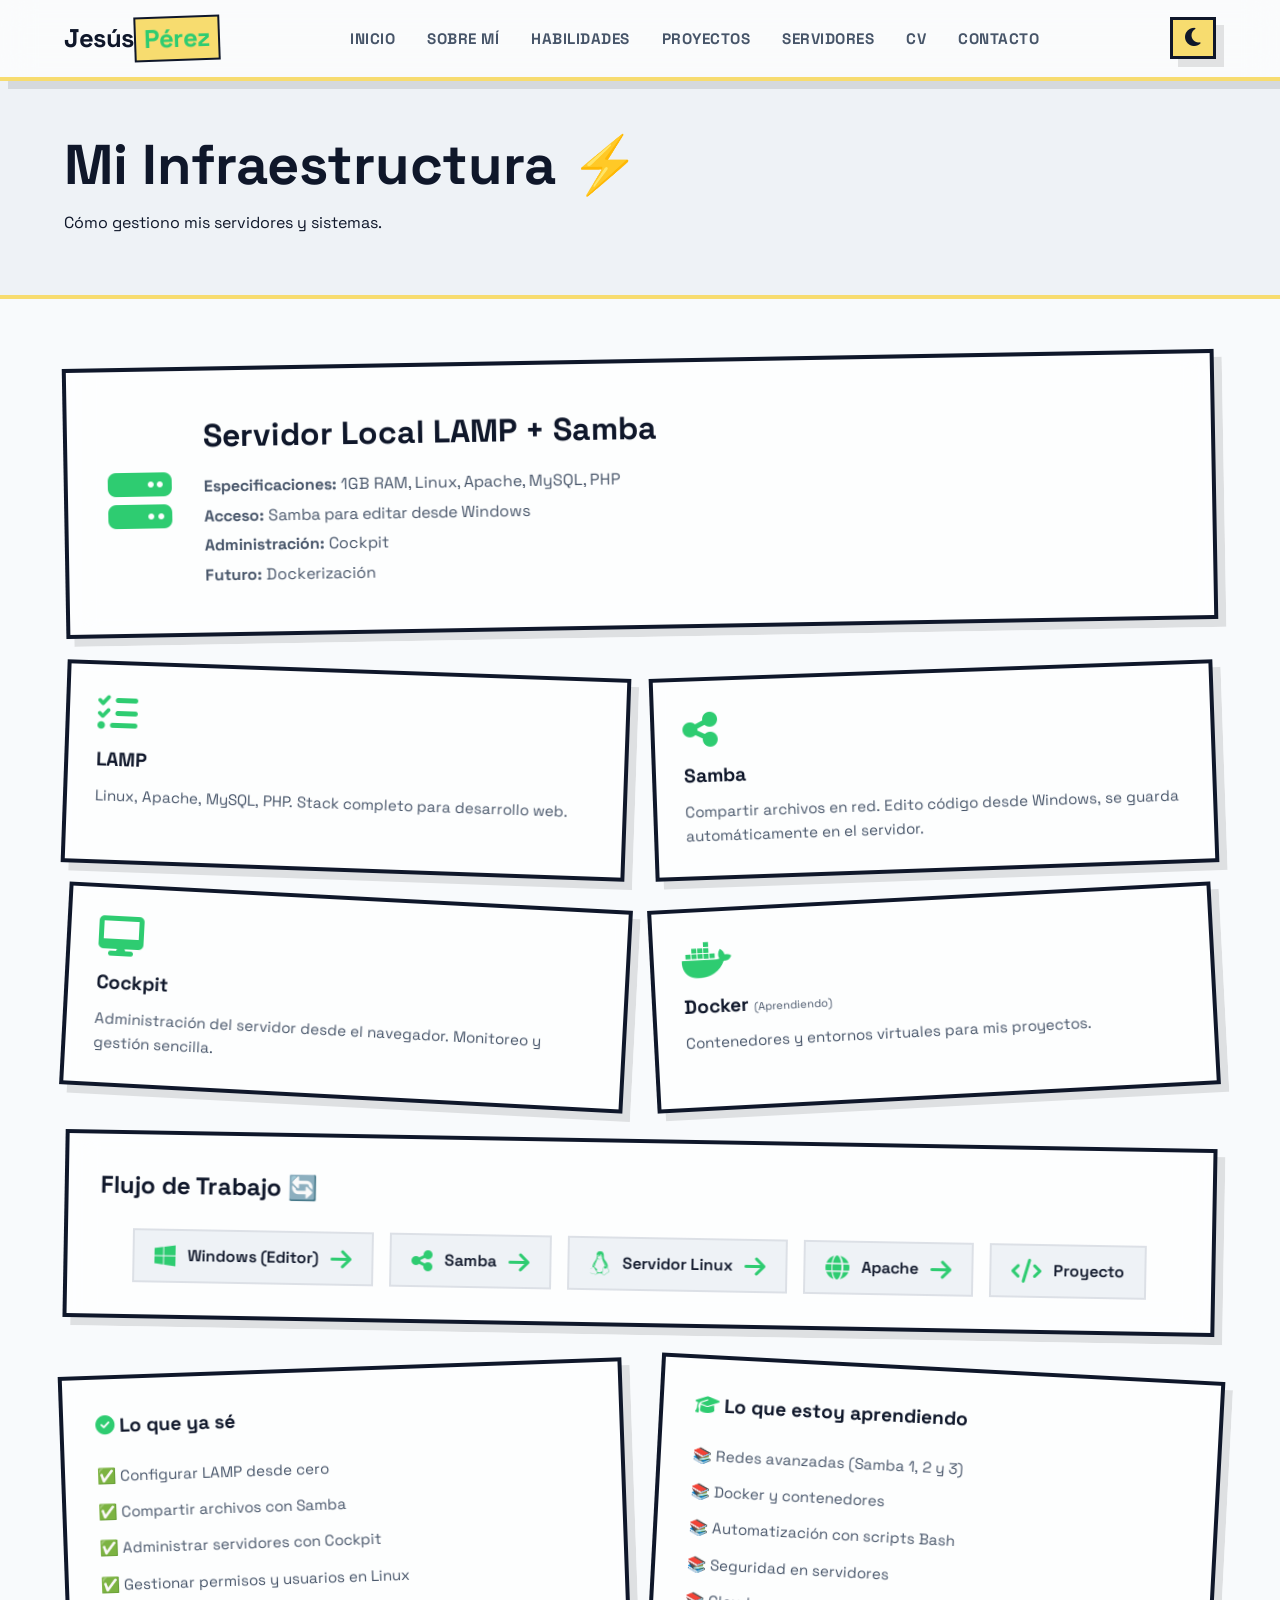
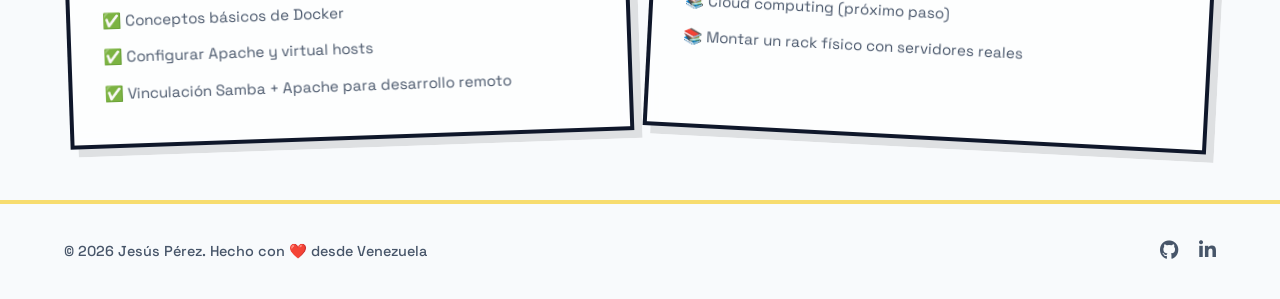
<file: servidores.html>
<!DOCTYPE html>
<html lang="es">
<head>
    <meta charset="UTF-8" />
    <meta name="viewport" content="width=device-width, initial-scale=1.0" />
    <title>Servidores | Jesús Pérez</title>
    <meta name="description" content="Infraestructura de Jesús Pérez: servidor LAMP + Samba + Cockpit, con flujo de trabajo Windows → Linux.">
    <meta property="og:title" content="Servidores | Jesús Pérez">
    <meta property="og:description" content="Cómo administro mi servidor Linux desde cero.">
    <meta property="og:image" content="https://efaxtower.github.io/jp_dada_portafolio/images/perfil.jpg">
    <meta property="og:url" content="https://efaxtower.github.io/jp_dada_portafolio/servidores.html">
    <meta property="og:type" content="website">
    <link rel="icon" type="image/svg+xml" href="data:image/svg+xml,%3Csvg xmlns='http://www.w3.org/2000/svg' viewBox='0 0 100 100'%3E%3Ctext y='.9em' font-size='90'%3E⚡%3C/text%3E%3C/svg%3E">
    <link rel="preconnect" href="https://fonts.googleapis.com">
    <link rel="preconnect" href="https://fonts.gstatic.com" crossorigin>
    <link href="https://fonts.googleapis.com/css2?family=Space+Grotesk:wght@300;400;500;600;700&display=swap" rel="stylesheet">
    <link rel="stylesheet" href="https://cdnjs.cloudflare.com/ajax/libs/font-awesome/6.5.0/css/all.min.css" />
    <link rel="stylesheet" href="https://cdnjs.cloudflare.com/ajax/libs/animate.css/4.1.1/animate.min.css" />
    <link rel="stylesheet" href="css/style.css" />
</head>
<body>

    <nav class="navbar dada-nav">
        <div class="container">
            <a href="index.html" class="logo dada-logo">Jesús<span>Pérez</span></a>
            <ul class="nav-links">
                <li><a href="index.html">Inicio</a></li>
                <li><a href="index.html#sobre-mi">Sobre Mí</a></li>
                <li><a href="index.html#habilidades">Habilidades</a></li>
                <li><a href="proyectos.html">Proyectos</a></li>
                <li><a href="servidores.html">Servidores</a></li>
                <li><a href="cv.html">CV</a></li>
                <li><a href="index.html#contacto">Contacto</a></li>
            </ul>
            <button id="theme-toggle" class="theme-toggle dada-btn" aria-label="Cambiar tema"><i class="fas fa-moon"></i></button>
            <div class="hamburger dada-hamburger" aria-label="Abrir menú"><span></span><span></span><span></span></div>
        </div>
    </nav>

    <section class="page-header">
        <div class="container">
            <h1 class="dada-title">Mi Infraestructura <span class="dada-emoji">⚡</span></h1>
            <p class="dada-text">Cómo gestiono mis servidores y sistemas.</p>
        </div>
    </section>

    <section class="servidores-content">
        <div class="container">
            <div class="servidor-card-dada dada-card" style="transform: rotate(-1deg);">
                <div class="servidor-icon">
                    <i class="fas fa-server"></i>
                </div>
                <div class="servidor-info">
                    <h2>Servidor Local LAMP + Samba</h2>
                    <p><strong>Especificaciones:</strong> 1GB RAM, Linux, Apache, MySQL, PHP</p>
                    <p><strong>Acceso:</strong> Samba para editar desde Windows</p>
                    <p><strong>Administración:</strong> Cockpit</p>
                    <p><strong>Futuro:</strong> Dockerización</p>
                </div>
            </div>

            <div class="servidor-grid-dada">
                <div class="servidor-componente dada-card" style="transform: rotate(2deg);">
                    <i class="fas fa-tasks"></i>
                    <h3>LAMP</h3>
                    <p>Linux, Apache, MySQL, PHP. Stack completo para desarrollo web.</p>
                </div>
                <div class="servidor-componente dada-card" style="transform: rotate(-2deg);">
                    <i class="fas fa-share-alt"></i>
                    <h3>Samba</h3>
                    <p>Compartir archivos en red. Edito código desde Windows, se guarda automáticamente en el servidor.</p>
                </div>
                <div class="servidor-componente dada-card" style="transform: rotate(3deg);">
                    <i class="fas fa-desktop"></i>
                    <h3>Cockpit</h3>
                    <p>Administración del servidor desde el navegador. Monitoreo y gestión sencilla.</p>
                </div>
                <div class="servidor-componente dada-card" style="transform: rotate(-3deg);">
                    <i class="fab fa-docker"></i>
                    <h3>Docker <small>(Aprendiendo)</small></h3>
                    <p>Contenedores y entornos virtuales para mis proyectos.</p>
                </div>
            </div>

            <div class="servidor-flujo dada-card" style="transform: rotate(1deg);">
                <h3>Flujo de Trabajo <span class="dada-emoji">🔄</span></h3>
                <div class="flujo-items">
                    <div class="flujo-item">
                        <i class="fab fa-windows"></i>
                        <span>Windows (Editor)</span>
                        <i class="fas fa-arrow-right"></i>
                    </div>
                    <div class="flujo-item">
                        <i class="fas fa-share-alt"></i>
                        <span>Samba</span>
                        <i class="fas fa-arrow-right"></i>
                    </div>
                    <div class="flujo-item">
                        <i class="fab fa-linux"></i>
                        <span>Servidor Linux</span>
                        <i class="fas fa-arrow-right"></i>
                    </div>
                    <div class="flujo-item">
                        <i class="fas fa-globe"></i>
                        <span>Apache</span>
                        <i class="fas fa-arrow-right"></i>
                    </div>
                    <div class="flujo-item">
                        <i class="fas fa-code"></i>
                        <span>Proyecto</span>
                    </div>
                </div>
            </div>

            <div class="servidor-aprendizaje">
                <div class="aprendizaje-card dada-card" style="transform: rotate(-2deg);">
                    <h3><i class="fas fa-check-circle" style="color: var(--accent);"></i> Lo que ya sé</h3>
                    <ul>
                        <li>✅ Configurar LAMP desde cero</li>
                        <li>✅ Compartir archivos con Samba</li>
                        <li>✅ Administrar servidores con Cockpit</li>
                        <li>✅ Gestionar permisos y usuarios en Linux</li>
                        <li>✅ Conceptos básicos de Docker</li>
                        <li>✅ Configurar Apache y virtual hosts</li>
                        <li>✅ Vinculación Samba + Apache para desarrollo remoto</li>
                    </ul>
                </div>
                <div class="aprendizaje-card dada-card" style="transform: rotate(3deg);">
                    <h3><i class="fas fa-graduation-cap" style="color: var(--accent);"></i> Lo que estoy aprendiendo</h3>
                    <ul>
                        <li>📚 Redes avanzadas (Samba 1, 2 y 3)</li>
                        <li>📚 Docker y contenedores</li>
                        <li>📚 Automatización con scripts Bash</li>
                        <li>📚 Seguridad en servidores</li>
                        <li>📚 Cloud computing (próximo paso)</li>
                        <li>📚 Montar un rack físico con servidores reales</li>
                    </ul>
                </div>
            </div>
        </div>
    </section>

    <footer class="footer dada-footer">
        <div class="container">
            <p>&copy; 2026 Jesús Pérez. Hecho con ❤️ desde Venezuela</p>
            <div class="footer-social">
                <a href="https://github.com/efaxtower" target="_blank" rel="noopener" aria-label="GitHub"><i class="fab fa-github"></i></a>
                <a href="https://www.linkedin.com/in/jes%C3%BAs-p%C3%A9rez-084424435/" target="_blank" rel="noopener" aria-label="LinkedIn"><i class="fab fa-linkedin-in"></i></a>
            </div>
        </div>
    </footer>

    <script src="js/main.js"></script>
</body>
</html>
</file>
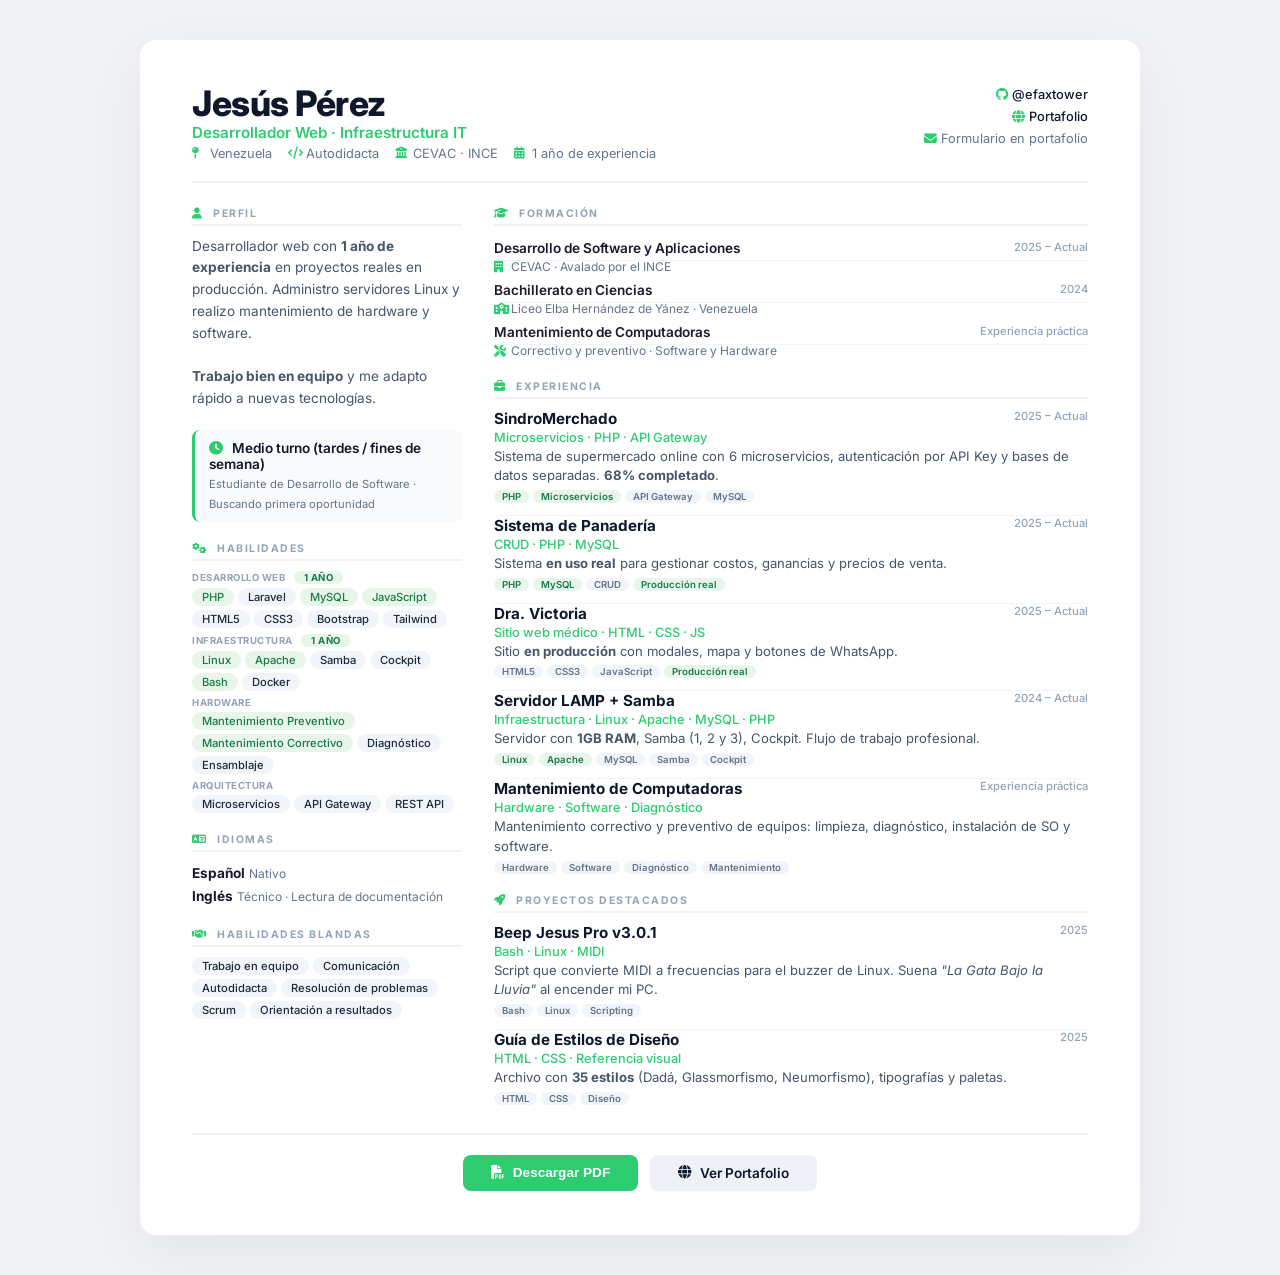
<file: portafolio/cv-es.html>
<!DOCTYPE html>
<html lang="es">
<head>
    <meta charset="UTF-8" />
    <meta name="viewport" content="width=device-width, initial-scale=1.0" />
    <title>CV | Jesús Pérez</title>
    <link rel="preconnect" href="https://fonts.googleapis.com">
    <link rel="preconnect" href="https://fonts.gstatic.com" crossorigin>
    <link href="https://fonts.googleapis.com/css2?family=Inter:wght@300;400;500;600;700;800&display=swap" rel="stylesheet">
    <link rel="stylesheet" href="https://cdnjs.cloudflare.com/ajax/libs/font-awesome/6.5.0/css/all.min.css" />
    <style>
        /* ════════════════════════════════════════════════
           CV MODERNO - Compacto y Atractivo
           ════════════════════════════════════════════════ */

        * {
            margin: 0;
            padding: 0;
            box-sizing: border-box;
        }

        body {
            font-family: 'Inter', -apple-system, BlinkMacSystemFont, sans-serif;
            background: #f0f2f5;
            display: flex;
            justify-content: center;
            padding: 40px 20px;
            color: #1a1a2e;
        }

        .cv-paper {
            max-width: 1000px;
            width: 100%;
            background: white;
            border-radius: 16px;
            box-shadow: 0 20px 60px rgba(0, 0, 0, 0.06);
            padding: 44px 52px;
            transition: all 0.2s;
        }

        /* HEADER */
        .cv-header {
            display: flex;
            justify-content: space-between;
            align-items: flex-start;
            padding-bottom: 20px;
            border-bottom: 2px solid #eef2f6;
            margin-bottom: 24px;
            flex-wrap: wrap;
            gap: 12px;
        }

        .cv-header-info h1 {
            font-size: 2.2rem;
            font-weight: 800;
            letter-spacing: -0.5px;
            color: #0f172a;
            line-height: 1.1;
        }

        .cv-header-info .cv-title {
            font-size: 0.95rem;
            color: #2ecc71;
            font-weight: 600;
            margin-bottom: 4px;
        }

        .cv-header-info .cv-meta {
            display: flex;
            flex-wrap: wrap;
            gap: 6px 16px;
            color: #64748b;
            font-size: 0.8rem;
        }

        .cv-header-info .cv-meta span {
            display: flex;
            align-items: center;
            gap: 4px;
        }

        .cv-header-info .cv-meta i {
            color: #2ecc71;
            width: 14px;
            font-size: 0.75rem;
        }

        .cv-contact-right {
            text-align: right;
            font-size: 0.8rem;
            color: #64748b;
            line-height: 1.7;
            flex-shrink: 0;
        }

        .cv-contact-right a {
            color: #0f172a;
            text-decoration: none;
            transition: 0.2s;
            font-weight: 500;
        }

        .cv-contact-right a:hover {
            color: #2ecc71;
        }

        .cv-contact-right i {
            color: #2ecc71;
            width: 18px;
        }

        /* GRID */
        .cv-grid {
            display: grid;
            grid-template-columns: 1fr 2.2fr;
            gap: 32px;
        }

        /* SIDEBAR */
        .cv-sidebar {
            display: flex;
            flex-direction: column;
            gap: 20px;
        }

        .cv-block h3 {
            font-size: 0.65rem;
            text-transform: uppercase;
            letter-spacing: 1.5px;
            color: #94a3b8;
            font-weight: 700;
            margin-bottom: 10px;
            padding-bottom: 4px;
            border-bottom: 2px solid #eef2f6;
        }

        .cv-block h3 i {
            margin-right: 6px;
            color: #2ecc71;
            font-size: 0.7rem;
        }

        .cv-profile-text {
            color: #475569;
            font-size: 0.85rem;
            line-height: 1.6;
        }

        .cv-skills-list {
            display: flex;
            flex-wrap: wrap;
            gap: 4px;
        }

        .cv-skills-list span {
            padding: 2px 10px;
            background: #f1f5f9;
            border-radius: 12px;
            font-size: 0.7rem;
            font-weight: 500;
            color: #1e293b;
            transition: 0.2s;
        }

        .cv-skills-list span:hover {
            background: #e8f5e9;
            color: #1a7a4a;
        }

        .cv-skills-list .skill-highlight {
            background: #e8f5e9;
            color: #1a7a4a;
        }

        .cv-contact-item {
            display: flex;
            align-items: center;
            gap: 8px;
            padding: 3px 0;
            color: #475569;
            font-size: 0.8rem;
        }

        .cv-contact-item i {
            width: 16px;
            color: #2ecc71;
            font-size: 0.85rem;
        }

        .cv-contact-item a {
            color: #0f172a;
            text-decoration: none;
        }

        .cv-contact-item a:hover {
            color: #2ecc71;
        }

        .cv-availability {
            background: #f8fafc;
            padding: 10px 14px;
            border-radius: 8px;
            border-left: 3px solid #2ecc71;
        }

        .cv-availability p {
            font-weight: 600;
            color: #0f172a;
            font-size: 0.85rem;
            margin-bottom: 0;
        }

        .cv-availability small {
            font-size: 0.7rem;
            color: #64748b;
        }

        /* MAIN */
        .cv-main {
            display: flex;
            flex-direction: column;
            gap: 20px;
        }

        .cv-entry {
            padding-bottom: 12px;
            border-bottom: 1px solid #f1f5f9;
        }

        .cv-entry:last-child {
            border-bottom: none;
            padding-bottom: 0;
        }

        .cv-entry-header {
            display: flex;
            justify-content: space-between;
            align-items: flex-start;
            margin-bottom: 2px;
        }

        .cv-entry-header h4 {
            font-size: 0.95rem;
            font-weight: 700;
            color: #0f172a;
        }

        .cv-entry-header .cv-date {
            font-size: 0.7rem;
            color: #94a3b8;
            font-weight: 500;
            white-space: nowrap;
            margin-left: 12px;
        }

        .cv-entry .cv-sub {
            color: #2ecc71;
            font-size: 0.8rem;
            font-weight: 500;
        }

        .cv-entry p {
            color: #475569;
            font-size: 0.82rem;
            line-height: 1.5;
            margin-top: 2px;
        }

        .cv-entry .cv-tags {
            display: flex;
            flex-wrap: wrap;
            gap: 4px;
            margin-top: 4px;
        }

        .cv-entry .cv-tags span {
            padding: 1px 8px;
            background: #f1f5f9;
            border-radius: 10px;
            font-size: 0.6rem;
            font-weight: 600;
            color: #64748b;
        }

        .cv-entry .cv-tags .tag-accent {
            background: #e8f5e9;
            color: #1a7a4a;
        }

        /* Formación */
        .cv-edu-item {
            display: flex;
            justify-content: space-between;
            align-items: flex-start;
            padding: 4px 0;
            border-bottom: 1px solid #f1f5f9;
        }

        .cv-edu-item:last-child {
            border-bottom: none;
        }

        .cv-edu-item .cv-edu-name {
            font-weight: 600;
            font-size: 0.85rem;
        }

        .cv-edu-item .cv-edu-date {
            font-size: 0.7rem;
            color: #94a3b8;
            font-weight: 500;
        }

        .cv-edu-sub {
            font-size: 0.75rem;
            color: #64748b;
            margin-top: -2px;
            margin-bottom: 2px;
        }

        .cv-edu-sub i {
            color: #2ecc71;
            width: 14px;
        }

        /* Badge de experiencia */
        .exp-badge {
            display: inline-block;
            background: #e8f5e9;
            color: #1a7a4a;
            padding: 1px 10px;
            border-radius: 12px;
            font-size: 0.6rem;
            font-weight: 700;
            margin-left: 6px;
        }

        /* BOTONES */
        .cv-actions {
            display: flex;
            justify-content: center;
            gap: 12px;
            margin-top: 28px;
            padding-top: 20px;
            border-top: 2px solid #eef2f6;
        }

        .btn {
            padding: 10px 28px;
            border-radius: 8px;
            font-size: 0.85rem;
            font-weight: 600;
            border: none;
            cursor: pointer;
            transition: 0.2s;
            text-decoration: none;
            display: inline-flex;
            align-items: center;
            gap: 8px;
        }

        .btn-primary {
            background: #2ecc71;
            color: white;
        }

        .btn-primary:hover {
            background: #27ae60;
            transform: translateY(-2px);
            box-shadow: 0 4px 16px rgba(46, 204, 113, 0.25);
        }

        .btn-secondary {
            background: #eef2f6;
            color: #0f172a;
        }

        .btn-secondary:hover {
            background: #e2e8f0;
        }

        /* RESPONSIVE */
        @media (max-width: 768px) {
            .cv-paper {
                padding: 24px 20px;
            }

            .cv-header {
                flex-direction: column;
                gap: 12px;
            }

            .cv-contact-right {
                text-align: left;
                width: 100%;
            }

            .cv-grid {
                grid-template-columns: 1fr;
                gap: 16px;
            }

            .cv-entry-header {
                flex-direction: column;
            }

            .cv-entry-header .cv-date {
                margin-left: 0;
            }

            .cv-actions {
                flex-direction: column;
                align-items: center;
            }

            .cv-actions .btn {
                width: 100%;
                justify-content: center;
            }
        }

        @media print {
            .cv-actions {
                display: none !important;
            }
            .cv-paper {
                box-shadow: none !important;
                padding: 32px !important;
                border-radius: 0 !important;
            }
            .cv-entry .cv-tags span {
                background: #f0f0f0 !important;
                color: #333 !important;
            }
        }
    </style>
</head>
<body>

    <div class="cv-paper">

        <!-- HEADER -->
        <header class="cv-header">
            <div class="cv-header-info">
                <h1>Jesús Pérez</h1>
                <div class="cv-title">Desarrollador Web · Infraestructura IT</div>
                <div class="cv-meta">
                    <span><i class="fas fa-map-pin"></i> Venezuela</span>
                    <span><i class="fas fa-code"></i> Autodidacta</span>
                    <span><i class="fas fa-university"></i> CEVAC · INCE</span>
                    <span><i class="fas fa-calendar-alt"></i> 1 año de experiencia</span>
                </div>
            </div>
            <div class="cv-contact-right">
                <div><i class="fab fa-github"></i> <a href="https://github.com/efaxtower" target="_blank">@efaxtower</a></div>
                <div><i class="fas fa-globe"></i> <a href="https://efaxtower.github.io/jp_dada_portafolio/" target="_blank">Portafolio</a></div>
                <div><i class="fas fa-envelope"></i> Formulario en portafolio</div>
            </div>
        </header>

        <!-- GRID -->
        <div class="cv-grid">

            <!-- SIDEBAR -->
            <aside class="cv-sidebar">

                <!-- Perfil -->
                <div class="cv-block">
                    <h3><i class="fas fa-user"></i> Perfil</h3>
                    <p class="cv-profile-text">
                        Desarrollador web con <strong>1 año de experiencia</strong> en proyectos reales en producción.
                        Administro servidores Linux y realizo mantenimiento de hardware y software.
                        <br><br>
                        <strong>Trabajo bien en equipo</strong> y me adapto rápido a nuevas tecnologías.
                    </p>
                </div>

                <!-- Disponibilidad -->
                <div class="cv-availability">
                    <p><i class="fas fa-clock" style="color: #2ecc71; margin-right: 6px;"></i> Medio turno (tardes / fines de semana)</p>
                    <small>Estudiante de Desarrollo de Software · Buscando primera oportunidad</small>
                </div>

                <!-- Habilidades -->
                <div class="cv-block">
                    <h3><i class="fas fa-cogs"></i> Habilidades</h3>

                    <div style="margin-bottom: 6px;">
                        <div style="font-size: 0.6rem; font-weight: 700; color: #94a3b8; text-transform: uppercase; letter-spacing: 0.5px; margin-bottom: 4px;">Desarrollo Web <span class="exp-badge">1 año</span></div>
                        <div class="cv-skills-list">
                            <span class="skill-highlight">PHP</span>
                            <span>Laravel</span>
                            <span class="skill-highlight">MySQL</span>
                            <span class="skill-highlight">JavaScript</span>
                            <span>HTML5</span>
                            <span>CSS3</span>
                            <span>Bootstrap</span>
                            <span>Tailwind</span>
                        </div>
                    </div>

                    <div style="margin-bottom: 6px;">
                        <div style="font-size: 0.6rem; font-weight: 700; color: #94a3b8; text-transform: uppercase; letter-spacing: 0.5px; margin-bottom: 4px;">Infraestructura <span class="exp-badge">1 año</span></div>
                        <div class="cv-skills-list">
                            <span class="skill-highlight">Linux</span>
                            <span class="skill-highlight">Apache</span>
                            <span>Samba</span>
                            <span>Cockpit</span>
                            <span class="skill-highlight">Bash</span>
                            <span>Docker</span>
                        </div>
                    </div>

                    <div style="margin-bottom: 6px;">
                        <div style="font-size: 0.6rem; font-weight: 700; color: #94a3b8; text-transform: uppercase; letter-spacing: 0.5px; margin-bottom: 4px;">Hardware</div>
                        <div class="cv-skills-list">
                            <span class="skill-highlight">Mantenimiento Preventivo</span>
                            <span class="skill-highlight">Mantenimiento Correctivo</span>
                            <span>Diagnóstico</span>
                            <span>Ensamblaje</span>
                        </div>
                    </div>

                    <div>
                        <div style="font-size: 0.6rem; font-weight: 700; color: #94a3b8; text-transform: uppercase; letter-spacing: 0.5px; margin-bottom: 4px;">Arquitectura</div>
                        <div class="cv-skills-list">
                            <span>Microservicios</span>
                            <span>API Gateway</span>
                            <span>REST API</span>
                        </div>
                    </div>
                </div>

                <!-- Idiomas -->
                <div class="cv-block">
                    <h3><i class="fas fa-language"></i> Idiomas</h3>
                    <div style="font-size: 0.85rem; line-height: 1.7;">
                        <div><strong>Español</strong> <span style="color: #64748b; font-size: 0.75rem;">Nativo</span></div>
                        <div><strong>Inglés</strong> <span style="color: #64748b; font-size: 0.75rem;">Técnico · Lectura de documentación</span></div>
                    </div>
                </div>

                <!-- Habilidades Blandas -->
                <div class="cv-block">
                    <h3><i class="fas fa-handshake"></i> Habilidades Blandas</h3>
                    <div class="cv-skills-list">
                        <span>Trabajo en equipo</span>
                        <span>Comunicación</span>
                        <span>Autodidacta</span>
                        <span>Resolución de problemas</span>
                        <span>Scrum</span>
                        <span>Orientación a resultados</span>
                    </div>
                </div>

            </aside>

            <!-- MAIN -->
            <main class="cv-main">

                <!-- Formación -->
                <div class="cv-block">
                    <h3><i class="fas fa-graduation-cap"></i> Formación</h3>

                    <div class="cv-edu-item">
                        <span class="cv-edu-name">Desarrollo de Software y Aplicaciones</span>
                        <span class="cv-edu-date">2025 – Actual</span>
                    </div>
                    <div class="cv-edu-sub"><i class="fas fa-building"></i> CEVAC · Avalado por el INCE</div>

                    <div class="cv-edu-item" style="margin-top: 4px;">
                        <span class="cv-edu-name">Bachillerato en Ciencias</span>
                        <span class="cv-edu-date">2024</span>
                    </div>
                    <div class="cv-edu-sub"><i class="fas fa-school"></i> Liceo Elba Hernández de Yánez · Venezuela</div>

                    <div class="cv-edu-item" style="margin-top: 4px;">
                        <span class="cv-edu-name">Mantenimiento de Computadoras</span>
                        <span class="cv-edu-date">Experiencia práctica</span>
                    </div>
                    <div class="cv-edu-sub"><i class="fas fa-tools"></i> Correctivo y preventivo · Software y Hardware</div>
                </div>

                <!-- Experiencia -->
                <div class="cv-block">
                    <h3><i class="fas fa-briefcase"></i> Experiencia</h3>

                    <div class="cv-entry">
                        <div class="cv-entry-header">
                            <h4>SindroMerchado</h4>
                            <span class="cv-date">2025 – Actual</span>
                        </div>
                        <div class="cv-sub">Microservicios · PHP · API Gateway</div>
                        <p>Sistema de supermercado online con 6 microservicios, autenticación por API Key y bases de datos separadas. <strong>68% completado</strong>.</p>
                        <div class="cv-tags">
                            <span class="tag-accent">PHP</span>
                            <span class="tag-accent">Microservicios</span>
                            <span>API Gateway</span>
                            <span>MySQL</span>
                        </div>
                    </div>

                    <div class="cv-entry">
                        <div class="cv-entry-header">
                            <h4>Sistema de Panadería</h4>
                            <span class="cv-date">2025 – Actual</span>
                        </div>
                        <div class="cv-sub">CRUD · PHP · MySQL</div>
                        <p>Sistema <strong>en uso real</strong> para gestionar costos, ganancias y precios de venta.</p>
                        <div class="cv-tags">
                            <span class="tag-accent">PHP</span>
                            <span class="tag-accent">MySQL</span>
                            <span>CRUD</span>
                            <span class="tag-accent">Producción real</span>
                        </div>
                    </div>

                    <div class="cv-entry">
                        <div class="cv-entry-header">
                            <h4>Dra. Victoria</h4>
                            <span class="cv-date">2025 – Actual</span>
                        </div>
                        <div class="cv-sub">Sitio web médico · HTML · CSS · JS</div>
                        <p>Sitio <strong>en producción</strong> con modales, mapa y botones de WhatsApp.</p>
                        <div class="cv-tags">
                            <span>HTML5</span>
                            <span>CSS3</span>
                            <span>JavaScript</span>
                            <span class="tag-accent">Producción real</span>
                        </div>
                    </div>

                    <div class="cv-entry">
                        <div class="cv-entry-header">
                            <h4>Servidor LAMP + Samba</h4>
                            <span class="cv-date">2024 – Actual</span>
                        </div>
                        <div class="cv-sub">Infraestructura · Linux · Apache · MySQL · PHP</div>
                        <p>Servidor con <strong>1GB RAM</strong>, Samba (1, 2 y 3), Cockpit. Flujo de trabajo profesional.</p>
                        <div class="cv-tags">
                            <span class="tag-accent">Linux</span>
                            <span class="tag-accent">Apache</span>
                            <span>MySQL</span>
                            <span>Samba</span>
                            <span>Cockpit</span>
                        </div>
                    </div>

                    <div class="cv-entry">
                        <div class="cv-entry-header">
                            <h4>Mantenimiento de Computadoras</h4>
                            <span class="cv-date">Experiencia práctica</span>
                        </div>
                        <div class="cv-sub">Hardware · Software · Diagnóstico</div>
                        <p>Mantenimiento correctivo y preventivo de equipos: limpieza, diagnóstico, instalación de SO y software.</p>
                        <div class="cv-tags">
                            <span>Hardware</span>
                            <span>Software</span>
                            <span>Diagnóstico</span>
                            <span>Mantenimiento</span>
                        </div>
                    </div>
                </div>

                <!-- Proyectos Destacados -->
                <div class="cv-block">
                    <h3><i class="fas fa-rocket"></i> Proyectos Destacados</h3>

                    <div class="cv-entry">
                        <div class="cv-entry-header">
                            <h4>Beep Jesus Pro v3.0.1</h4>
                            <span class="cv-date">2025</span>
                        </div>
                        <div class="cv-sub">Bash · Linux · MIDI</div>
                        <p>Script que convierte MIDI a frecuencias para el buzzer de Linux. Suena <em>"La Gata Bajo la Lluvia"</em> al encender mi PC.</p>
                        <div class="cv-tags">
                            <span>Bash</span>
                            <span>Linux</span>
                            <span>Scripting</span>
                        </div>
                    </div>

                    <div class="cv-entry">
                        <div class="cv-entry-header">
                            <h4>Guía de Estilos de Diseño</h4>
                            <span class="cv-date">2025</span>
                        </div>
                        <div class="cv-sub">HTML · CSS · Referencia visual</div>
                        <p>Archivo con <strong>35 estilos</strong> (Dadá, Glassmorfismo, Neumorfismo), tipografías y paletas.</p>
                        <div class="cv-tags">
                            <span>HTML</span>
                            <span>CSS</span>
                            <span>Diseño</span>
                        </div>
                    </div>
                </div>

            </main>
        </div>

        <!-- ACCIONES -->
        <div class="cv-actions">
            <button onclick="window.print()" class="btn btn-primary">
                <i class="fas fa-file-pdf"></i> Descargar PDF
            </button>
            <a href="https://efaxtower.github.io/jp_dada_portafolio/" target="_blank" class="btn btn-secondary">
                <i class="fas fa-globe"></i> Ver Portafolio
            </a>
        </div>

    </div>

</body>
</html>
</file>
<file: css/style.css>
/* ════════════════════════════════════════════════   RESET Y VARIABLES (Modo Claro/Oscuro)
   ════════════════════════════════════════════════ */

* {
    margin: 0;
    padding: 0;
    box-sizing: border-box;
}

:root {
    /* Colores Base */
    --bg-primary: #f8fafc;
    --bg-secondary: #eef2f6;
    --bg-card: rgba(255, 255, 255, 0.7);
    --text-primary: #0f172a;
    --text-secondary: #475569;

    /* Colores Dadá (Caóticos) */
    --dada-green: #2ecc71;
    --dada-green-dark: #27ae60;
    --dada-pink: #ff6b9d;
    --dada-yellow: #f7dc6f;
    --dada-orange: #f39c12;
    --dada-purple: #9b59b6;

    /* Acentos */
    --accent: var(--dada-green);
    --accent-dark: var(--dada-green-dark);
    --accent-glow: rgba(46, 204, 113, 0.25);

    /* Bordes y Sombras Dadá */
    --border-glass: rgba(15, 23, 42, 0.08);
    --shadow-dada: 8px 8px 0px rgba(0, 0, 0, 0.1);
    --shadow-dada-hover: 12px 12px 0px rgba(0, 0, 0, 0.15);

    /* Tipografía */
    --font: 'Space Grotesk', sans-serif;
    --transition: 0.4s cubic-bezier(0.34, 1.56, 0.64, 1);
}

[data-theme="dark"] {
    --bg-primary: #0f172a;
    --bg-secondary: #1e293b;
    --bg-card: rgba(30, 41, 59, 0.7);
    --text-primary: #f1f5f9;
    --text-secondary: #94a3b8;
    --border-glass: rgba(241, 245, 249, 0.08);
    --shadow-dada: 8px 8px 0px rgba(0, 0, 0, 0.3);
    --shadow-dada-hover: 12px 12px 0px rgba(0, 0, 0, 0.4);
}

/* ════════════════════════════════════════════════
   ESTILOS GLOBALES DADÁ
   ════════════════════════════════════════════════ */

html {
    scroll-behavior: smooth;
}

body {
    font-family: var(--font);
    background: var(--bg-primary);
    color: var(--text-primary);
    line-height: 1.6;
    transition: background var(--transition), color var(--transition);
}

.container {
    max-width: 1200px;
    margin: 0 auto;
    padding: 0 24px;
}

a {
    text-decoration: none;
    color: inherit;
}

img {
    max-width: 100%;
    display: block;
}

/* ════════════════════════════════════════════════
   SCROLLBAR DADÁ
   ════════════════════════════════════════════════ */

::-webkit-scrollbar {
    width: 10px;
}
::-webkit-scrollbar-track {
    background: var(--bg-primary);
    border-left: 3px solid var(--dada-yellow);
}
::-webkit-scrollbar-thumb {
    background: var(--accent);
    border-radius: 0px;
    border: 2px solid var(--dada-pink);
}
::-webkit-scrollbar-thumb:hover {
    background: var(--dada-pink);
    border-color: var(--accent);
}

/* ════════════════════════════════════════════════
   BADGES DADÁ
   ════════════════════════════════════════════════ */

.badge {
    display: inline-block;
    padding: 8px 20px;
    background: var(--dada-yellow);
    color: #0f172a;
    font-size: 0.85rem;
    font-weight: 700;
    border: 3px solid #0f172a;
    box-shadow: var(--shadow-dada);
    transform: rotate(-1deg);
}

.badge-privado {
    background: #1a1a2e;
    color: #a78bfa;
    padding: 4px 14px;
    font-size: 0.7rem;
    font-weight: 700;
    border: 2px solid #a78bfa;
    transform: rotate(2deg);
}

.badge-produccion {
    background: #064e3b;
    color: #34d399;
    padding: 4px 14px;
    font-size: 0.7rem;
    font-weight: 700;
    border: 2px solid #34d399;
    transform: rotate(-2deg);
}

.badge-publico {
    background: #1e3a5f;
    color: #60a5fa;
    padding: 4px 14px;
    font-size: 0.7rem;
    font-weight: 700;
    border: 2px solid #60a5fa;
    transform: rotate(1deg);
}

/* ════════════════════════════════════════════════
   BOTONES DADÁ
   ════════════════════════════════════════════════ */

.btn {
    display: inline-flex;
    align-items: center;
    gap: 10px;
    padding: 14px 32px;
    font-weight: 700;
    font-size: 0.95rem;
    text-transform: uppercase;
    letter-spacing: 0.5px;
    transition: var(--transition);
    cursor: pointer;
    border: 3px solid #0f172a;
    box-shadow: var(--shadow-dada);
}

.btn-primary {
    background: var(--accent);
    color: #0f172a;
}

.btn-primary:hover {
    background: var(--accent-dark);
    transform: translate(-4px, -4px);
    box-shadow: var(--shadow-dada-hover);
}

.btn-secondary {
    background: transparent;
    color: var(--text-primary);
    border-color: var(--text-secondary);
}

.btn-secondary:hover {
    background: var(--dada-pink);
    color: #0f172a;
    transform: translate(-4px, -4px);
    box-shadow: var(--shadow-dada-hover);
}

.btn-sm {
    padding: 8px 20px;
    font-size: 0.8rem;
    background: var(--accent);
    color: #0f172a;
    border: 2px solid #0f172a;
    box-shadow: var(--shadow-dada);
}

.btn-sm:hover {
    transform: translate(-3px, -3px);
    box-shadow: var(--shadow-dada-hover);
}

/* ════════════════════════════════════════════════
   SECTION HEADER DADÁ
   ════════════════════════════════════════════════ */

.section-header {
    text-align: center;
    margin-bottom: 64px;
}

.section-header .section-tag {
    display: inline-block;
    padding: 6px 20px;
    background: var(--dada-pink);
    color: #0f172a;
    font-size: 0.75rem;
    font-weight: 700;
    text-transform: uppercase;
    letter-spacing: 2px;
    border: 3px solid #0f172a;
    box-shadow: var(--shadow-dada);
    transform: rotate(-2deg);
}

.section-header h2 {
    font-size: 3rem;
    font-weight: 700;
    letter-spacing: -1px;
    margin-bottom: 12px;
}

.section-header p {
    color: var(--text-secondary);
    font-size: 1.2rem;
    max-width: 600px;
    margin: 0 auto;
}

.dada-emoji {
    display: inline-block;
    animation: float 3s ease-in-out infinite;
}

@keyframes float {
    0%, 100% { transform: translateY(0px) rotate(0deg); }
    50% { transform: translateY(-10px) rotate(5deg); }
}

/* ════════════════════════════════════════════════
   NAVBAR DADÁ
   ════════════════════════════════════════════════ */

.navbar {
    position: fixed;
    top: 0;
    left: 0;
    right: 0;
    z-index: 1000;
    padding: 16px 0;
    background: var(--bg-card);
    backdrop-filter: blur(16px);
    border-bottom: 4px solid var(--dada-yellow);
    box-shadow: var(--shadow-dada);
    transition: var(--transition);
}

.navbar .container {
    display: flex;
    justify-content: space-between;
    align-items: center;
}

.logo {
    font-size: 1.6rem;
    font-weight: 700;
    letter-spacing: -0.5px;
}

.logo span {
    color: var(--accent);
    background: var(--dada-yellow);
    padding: 0 8px;
    border: 2px solid #0f172a;
    transform: rotate(-2deg);
    display: inline-block;
}

.nav-links {
    display: flex;
    list-style: none;
    gap: 32px;
}

.nav-links a {
    color: var(--text-secondary);
    font-weight: 700;
    transition: var(--transition);
    font-size: 0.95rem;
    text-transform: uppercase;
    letter-spacing: 0.5px;
    padding: 4px 0;
    border-bottom: 4px solid transparent;
}

.nav-links a:hover {
    color: var(--text-primary);
    border-bottom-color: var(--dada-pink);
    transform: rotate(-1deg);
}

.hamburger {
    display: none;
    flex-direction: column;
    gap: 5px;
    cursor: pointer;
}

.hamburger span {
    display: block;
    width: 28px;
    height: 4px;
    background: var(--text-primary);
    transition: var(--transition);
    border: 1px solid var(--dada-yellow);
}

/* ════════════════════════════════════════════════
   THEME TOGGLE DADÁ
   ════════════════════════════════════════════════ */

.theme-toggle {
    background: var(--dada-yellow);
    border: 3px solid #0f172a;
    color: #0f172a;
    font-size: 1.3rem;
    cursor: pointer;
    transition: var(--transition);
    padding: 6px 12px;
    box-shadow: var(--shadow-dada);
}

.theme-toggle:hover {
    transform: rotate(15deg) scale(1.1);
    box-shadow: var(--shadow-dada-hover);
}

/* ════════════════════════════════════════════════
   HERO DADÁ
   ════════════════════════════════════════════════ */

.hero {
    min-height: 100vh;
    display: flex;
    align-items: center;
    position: relative;
    padding-top: 80px;
    overflow: hidden;
}

.hero-bg-blur {
    position: absolute;
    top: -20%;
    right: -10%;
    width: 600px;
    height: 600px;
    background: radial-gradient(circle, var(--accent-glow), transparent 70%);
    filter: blur(80px);
    pointer-events: none;
    z-index: 0;
}

.hero-content {
    display: grid;
    grid-template-columns: 1fr 1fr;
    gap: 60px;
    align-items: center;
    position: relative;
    z-index: 1;
}

.hero-text .badge {
    margin-bottom: 16px;
}

.hero-text h1 {
    font-size: 4rem;
    font-weight: 800;
    letter-spacing: -2px;
    line-height: 1.1;
    margin-bottom: 8px;
}

.hero-text h2 {
    font-size: 1.5rem;
    font-weight: 400;
    color: var(--accent);
    margin-bottom: 16px;
}

.hero-text p {
    color: var(--text-secondary);
    font-size: 1.15rem;
    max-width: 500px;
    margin-bottom: 32px;
}

.hero-buttons {
    display: flex;
    gap: 16px;
    flex-wrap: wrap;
    margin-bottom: 32px;
}

.hero-social {
    display: flex;
    gap: 16px;
}

.hero-social .social-icon {
    display: flex;
    align-items: center;
    justify-content: center;
    width: 48px;
    height: 48px;
    border: 3px solid #0f172a;
    color: var(--text-secondary);
    transition: var(--transition);
    font-size: 1.2rem;
    background: var(--bg-card);
    backdrop-filter: blur(8px);
    box-shadow: var(--shadow-dada);
}

.hero-social .social-icon:hover {
    color: var(--text-primary);
    border-color: var(--dada-pink);
    transform: translate(-4px, -4px) scale(1.1);
    background: var(--dada-yellow);
    box-shadow: var(--shadow-dada-hover);
}

.hero-image {
    display: flex;
    justify-content: center;
}

.profile-circle {
    width: 320px;
    height: 320px;
    overflow: hidden;
    border: 6px solid var(--accent);
    box-shadow: var(--shadow-dada);
    background: var(--bg-secondary);
    transform: rotate(3deg);
}

.profile-circle img {
    width: 100%;
    height: 100%;
    object-fit: cover;
    transform: rotate(-3deg) scale(1.05);
}

/* Elementos decorativos Dadá */
.dada-deco {
    position: absolute;
    font-size: 3rem;
    color: var(--dada-pink);
    opacity: 0.3;
    pointer-events: none;
    z-index: 0;
    animation: float 5s ease-in-out infinite;
}

.deco-1 {
    top: 10%;
    left: 5%;
    font-size: 5rem;
    color: var(--dada-yellow);
    animation-delay: 0s;
}
.deco-2 {
    bottom: 20%;
    right: 5%;
    font-size: 4rem;
    color: var(--dada-orange);
    animation-delay: 1s;
}
.deco-3 {
    top: 50%;
    left: 50%;
    font-size: 6rem;
    color: var(--dada-purple);
    animation-delay: 2s;
}

/* ════════════════════════════════════════════════
   CARRUSEL DADÁ
   ════════════════════════════════════════════════ */

.carrusel-dada {
    padding: 80px 0;
    background: var(--bg-secondary);
}

.carrusel-container {
    position: relative;
    overflow: hidden;
    max-width: 900px;
    margin: 0 auto;
}

.carrusel-track {
    display: flex;
    transition: transform 0.6s cubic-bezier(0.34, 1.56, 0.64, 1);
}

.carrusel-slide {
    min-width: 100%;
    padding: 0 20px;
}

.carrusel-card {
    background: var(--bg-card);
    backdrop-filter: blur(20px);
    border: 4px solid #0f172a;
    border-radius: 0px;
    overflow: hidden;
    box-shadow: var(--shadow-dada);
    transform: rotate(1deg);
    transition: var(--transition);
}

.carrusel-card:hover {
    transform: rotate(0deg) translateY(-8px);
    box-shadow: var(--shadow-dada-hover);
}

.carrusel-img {
    position: relative;
    height: 250px;
    background: var(--bg-secondary);
    overflow: hidden;
}

.carrusel-img img {
    width: 100%;
    height: 100%;
    object-fit: cover;
}

.carrusel-img .badge-privado,
.carrusel-img .badge-produccion,
.carrusel-img .badge-publico {
    position: absolute;
    top: 16px;
    right: 16px;
}

.carrusel-info {
    padding: 28px;
}

.carrusel-info h3 {
    font-size: 1.5rem;
    font-weight: 700;
    margin-bottom: 8px;
}

.carrusel-info p {
    color: var(--text-secondary);
    font-size: 0.95rem;
    margin-bottom: 16px;
}

.carrusel-tags {
    display: flex;
    flex-wrap: wrap;
    gap: 8px;
    margin-bottom: 16px;
}

.carrusel-tags span {
    padding: 4px 14px;
    background: var(--bg-secondary);
    font-size: 0.75rem;
    font-weight: 600;
    color: var(--text-secondary);
    border: 2px solid var(--border-glass);
    text-transform: uppercase;
    letter-spacing: 0.5px;
    transform: rotate(var(--rot, 0deg));
}

.carrusel-tags span:nth-child(1) { --rot: -1deg; }
.carrusel-tags span:nth-child(2) { --rot: 2deg; }
.carrusel-tags span:nth-child(3) { --rot: -2deg; }
.carrusel-tags span:nth-child(4) { --rot: 1deg; }

/* Controles del Carrusel */
.carrusel-controls {
    display: flex;
    justify-content: center;
    align-items: center;
    gap: 24px;
    margin-top: 32px;
}

.carrusel-btn {
    padding: 12px 18px;
    background: var(--dada-yellow);
    border: 3px solid #0f172a;
    color: #0f172a;
    font-size: 1.2rem;
    cursor: pointer;
    box-shadow: var(--shadow-dada);
    transition: var(--transition);
}

.carrusel-btn:hover {
    transform: translate(-3px, -3px);
    box-shadow: var(--shadow-dada-hover);
    background: var(--dada-pink);
}

.carrusel-dots {
    display: flex;
    gap: 12px;
}

.dot {
    width: 16px;
    height: 16px;
    background: var(--bg-secondary);
    border: 3px solid #0f172a;
    cursor: pointer;
    transition: var(--transition);
    transform: rotate(45deg);
}

.dot.active {
    background: var(--accent);
    transform: rotate(45deg) scale(1.2);
}

/* ════════════════════════════════════════════════
   SOBRE MÍ DADÁ
   ════════════════════════════════════════════════ */

.sobre-mi {
    padding: 100px 0;
    background: var(--bg-primary);
}

.sobre-mi-grid {
    display: grid;
    grid-template-columns: repeat(4, 1fr);
    gap: 24px;
}

.sobre-mi-card {
    padding: 32px 24px;
    background: var(--bg-card);
    backdrop-filter: blur(8px);
    border: 4px solid #0f172a;
    text-align: center;
    transition: var(--transition);
    box-shadow: var(--shadow-dada);
}

.sobre-mi-card:hover {
    transform: translateY(-8px) rotate(0deg) !important;
    box-shadow: var(--shadow-dada-hover);
    border-color: var(--dada-pink);
}

.sobre-mi-card i {
    font-size: 2.5rem;
    color: var(--accent);
    margin-bottom: 16px;
    display: inline-block;
    animation: float 3s ease-in-out infinite;
}

.sobre-mi-card h3 {
    font-size: 1.2rem;
    font-weight: 700;
    margin-bottom: 8px;
}

.sobre-mi-card p {
    color: var(--text-secondary);
    font-size: 0.95rem;
}

/* ════════════════════════════════════════════════
   PÁGINA DE PROYECTOS (Galería Dadá)
   ════════════════════════════════════════════════ */

.page-header {
    padding: 120px 0 60px;
    background: var(--bg-secondary);
    border-bottom: 4px solid var(--dada-yellow);
}

.page-header h1 {
    font-size: 3.5rem;
    font-weight: 700;
}

.proyectos-grid-dada {
    display: grid;
    grid-template-columns: repeat(2, 1fr);
    gap: 40px;
    padding: 60px 0;
}

.proyecto-card-dada {
    background: var(--bg-card);
    backdrop-filter: blur(16px);
    border: 4px solid #0f172a;
    overflow: hidden;
    box-shadow: var(--shadow-dada);
    transition: var(--transition);
}

.proyecto-card-dada:hover {
    transform: rotate(0deg) translateY(-8px) !important;
    box-shadow: var(--shadow-dada-hover);
    border-color: var(--dada-pink);
}

.proyecto-card-dada .proyecto-img {
    position: relative;
    height: 220px;
    background: var(--bg-secondary);
    overflow: hidden;
}

.proyecto-card-dada .proyecto-img img {
    width: 100%;
    height: 100%;
    object-fit: cover;
    transition: transform var(--transition);
}

.proyecto-card-dada:hover .proyecto-img img {
    transform: scale(1.05);
}

.proyecto-card-dada .proyecto-img .badge-privado,
.proyecto-card-dada .proyecto-img .badge-produccion,
.proyecto-card-dada .proyecto-img .badge-publico {
    position: absolute;
    top: 16px;
    right: 16px;
}

.proyecto-card-dada .proyecto-info {
    padding: 28px;
}

.proyecto-card-dada .proyecto-info h3 {
    font-size: 1.4rem;
    font-weight: 700;
    margin-bottom: 8px;
}

.proyecto-card-dada .proyecto-info p {
    color: var(--text-secondary);
    font-size: 0.95rem;
    margin-bottom: 16px;
}

.proyecto-card-dada .proyecto-tags {
    display: flex;
    flex-wrap: wrap;
    gap: 8px;
    margin-bottom: 16px;
}

.proyecto-card-dada .proyecto-tags span {
    padding: 4px 14px;
    background: var(--bg-secondary);
    font-size: 0.75rem;
    font-weight: 600;
    color: var(--text-secondary);
    border: 2px solid var(--border-glass);
    text-transform: uppercase;
    letter-spacing: 0.5px;
}

.proyecto-card-dada .proyecto-links {
    display: flex;
    gap: 16px;
    flex-wrap: wrap;
}

.proyecto-card-dada .proyecto-links a,
.proyecto-card-dada .proyecto-links .link-disabled {
    display: inline-flex;
    align-items: center;
    gap: 6px;
    font-size: 0.9rem;
    font-weight: 600;
    color: var(--accent);
    transition: var(--transition);
    text-transform: uppercase;
    letter-spacing: 0.5px;
}

.proyecto-card-dada .proyecto-links a:hover {
    color: var(--accent-dark);
    gap: 12px;
}

.proyecto-card-dada .proyecto-links .link-disabled {
    color: var(--text-secondary);
    opacity: 0.4;
    cursor: default;
}

.proyecto-detalle {
    color: var(--dada-pink) !important;
}

.proyecto-detalle:hover {
    color: var(--dada-purple) !important;
}

/* ════════════════════════════════════════════════
   PÁGINA DE SERVIDORES
   ════════════════════════════════════════════════ */

.servidores-content {
    padding: 60px 0;
}

.servidor-card-dada {
    display: flex;
    gap: 32px;
    align-items: center;
    padding: 40px;
    background: var(--bg-card);
    backdrop-filter: blur(16px);
    border: 4px solid #0f172a;
    box-shadow: var(--shadow-dada);
    margin-bottom: 40px;
}

.servidor-card-dada .servidor-icon {
    font-size: 4rem;
    color: var(--accent);
    flex-shrink: 0;
}

.servidor-card-dada .servidor-info h2 {
    font-size: 2rem;
    margin-bottom: 12px;
}

.servidor-card-dada .servidor-info p {
    color: var(--text-secondary);
    margin-bottom: 4px;
}

.servidor-grid-dada {
    display: grid;
    grid-template-columns: repeat(2, 1fr);
    gap: 24px;
    margin-bottom: 40px;
}

.servidor-componente {
    padding: 28px;
    background: var(--bg-card);
    backdrop-filter: blur(8px);
    border: 4px solid #0f172a;
    box-shadow: var(--shadow-dada);
    transition: var(--transition);
}

.servidor-componente:hover {
    transform: rotate(0deg) translateY(-6px) !important;
    box-shadow: var(--shadow-dada-hover);
    border-color: var(--dada-pink);
}

.servidor-componente i {
    font-size: 2.5rem;
    color: var(--accent);
    margin-bottom: 12px;
    display: block;
}

.servidor-componente h3 {
    font-size: 1.2rem;
    margin-bottom: 8px;
}

.servidor-componente p {
    color: var(--text-secondary);
    font-size: 0.95rem;
}

.servidor-componente small {
    color: var(--text-secondary);
    font-size: 0.7rem;
    font-weight: 400;
}

.servidor-flujo {
    padding: 32px;
    background: var(--bg-card);
    backdrop-filter: blur(16px);
    border: 4px solid #0f172a;
    box-shadow: var(--shadow-dada);
    margin-bottom: 40px;
}

.servidor-flujo h3 {
    font-size: 1.5rem;
    margin-bottom: 24px;
}

.flujo-items {
    display: flex;
    flex-wrap: wrap;
    align-items: center;
    justify-content: center;
    gap: 16px;
}

.flujo-item {
    display: flex;
    align-items: center;
    gap: 12px;
    padding: 12px 20px;
    background: var(--bg-secondary);
    border: 2px solid var(--border-glass);
    font-weight: 600;
}

.flujo-item i {
    font-size: 1.5rem;
    color: var(--accent);
}

.servidor-aprendizaje {
    display: grid;
    grid-template-columns: repeat(2, 1fr);
    gap: 24px;
}

.aprendizaje-card {
    padding: 32px;
    background: var(--bg-card);
    backdrop-filter: blur(8px);
    border: 4px solid #0f172a;
    box-shadow: var(--shadow-dada);
}

.aprendizaje-card h3 {
    font-size: 1.2rem;
    margin-bottom: 16px;
}

.aprendizaje-card ul {
    list-style: none;
}

.aprendizaje-card ul li {
    padding: 6px 0;
    color: var(--text-secondary);
    font-size: 0.95rem;
}

/* ════════════════════════════════════════════════
   CONTACTO DADÁ
   ════════════════════════════════════════════════ */

.contacto {
    padding: 100px 0;
    background: var(--bg-secondary);
}

.contacto-content {
    display: grid;
    grid-template-columns: 1fr 1fr;
    gap: 48px;
}

.contacto-info {
    display: flex;
    flex-direction: column;
    gap: 24px;
}

.contacto-item {
    display: flex;
    align-items: flex-start;
    gap: 20px;
    padding: 24px 28px;
    background: var(--bg-card);
    backdrop-filter: blur(8px);
    border: 4px solid #0f172a;
    box-shadow: var(--shadow-dada);
    transition: var(--transition);
}

.contacto-item:hover {
    transform: rotate(0deg) translateX(6px) !important;
    box-shadow: var(--shadow-dada-hover);
    border-color: var(--dada-pink);
}

.contacto-item i {
    font-size: 1.5rem;
    color: var(--accent);
    margin-top: 2px;
}

.contacto-item h4 {
    font-size: 0.85rem;
    color: var(--text-secondary);
    text-transform: uppercase;
    letter-spacing: 1px;
    margin-bottom: 2px;
}

.contacto-item p,
.contacto-item a {
    font-size: 1.05rem;
    color: var(--text-primary);
    font-weight: 500;
}

.contacto-item a:hover {
    color: var(--accent);
}

.contacto-form {
    display: flex;
    flex-direction: column;
    gap: 16px;
    padding: 36px;
    background: var(--bg-card);
    backdrop-filter: blur(16px);
    border: 4px solid #0f172a;
    box-shadow: var(--shadow-dada);
}

.contacto-form input,
.contacto-form textarea {
    padding: 16px 20px;
    border: 3px solid #0f172a;
    background: var(--bg-primary);
    color: var(--text-primary);
    font-family: var(--font);
    font-size: 1rem;
    transition: var(--transition);
    box-shadow: var(--shadow-dada);
}

.contacto-form input:focus,
.contacto-form textarea:focus {
    outline: none;
    border-color: var(--accent);
    box-shadow: var(--shadow-dada-hover);
}

.contacto-form input::placeholder,
.contacto-form textarea::placeholder {
    color: var(--text-secondary);
}

.contacto-form button {
    align-self: flex-start;
}

/* ════════════════════════════════════════════════
   FOOTER DADÁ
   ════════════════════════════════════════════════ */

.footer {
    padding: 32px 0;
    border-top: 4px solid var(--dada-yellow);
    background: var(--bg-primary);
}

.footer .container {
    display: flex;
    justify-content: space-between;
    align-items: center;
}

.footer p {
    color: var(--text-secondary);
    font-size: 0.9rem;
    font-weight: 500;
}

.footer-social {
    display: flex;
    gap: 20px;
}

.footer-social a {
    color: var(--text-secondary);
    transition: var(--transition);
    font-size: 1.2rem;
}

.footer-social a:hover {
    color: var(--accent);
    transform: scale(1.2) rotate(-8deg);
}

/* ════════════════════════════════════════════════
   RESPONSIVE DADÁ
   ════════════════════════════════════════════════ */

@media (max-width: 992px) {
    .hero-content {
        grid-template-columns: 1fr;
        text-align: center;
    }

    .hero-text p {
        margin: 0 auto 32px;
    }

    .hero-buttons {
        justify-content: center;
    }

    .hero-social {
        justify-content: center;
    }

    .profile-circle {
        width: 240px;
        height: 240px;
    }

    .sobre-mi-grid {
        grid-template-columns: repeat(2, 1fr);
    }

    .proyectos-grid-dada {
        grid-template-columns: 1fr;
        max-width: 600px;
        margin: 0 auto;
    }

    .contacto-content {
        grid-template-columns: 1fr;
        max-width: 600px;
        margin: 0 auto;
    }

    .servidor-grid-dada {
        grid-template-columns: 1fr;
        max-width: 600px;
        margin: 0 auto 40px;
    }

    .servidor-aprendizaje {
        grid-template-columns: 1fr;
        max-width: 600px;
        margin: 0 auto;
    }

    .servidor-card-dada {
        flex-direction: column;
        text-align: center;
        max-width: 600px;
        margin: 0 auto 40px;
    }

    .carrusel-slide {
        padding: 0 10px;
    }
}

@media (max-width: 600px) {
    .nav-links {
        display: none;
        flex-direction: column;
        position: absolute;
        top: 100%;
        left: 0;
        right: 0;
        background: var(--bg-card);
        backdrop-filter: blur(20px);
        padding: 24px;
        gap: 16px;
        border-bottom: 4px solid var(--dada-yellow);
        box-shadow: var(--shadow-dada);
    }

    .nav-links.active {
        display: flex;
    }

    .hamburger {
        display: flex;
    }

    .hero-text h1 {
        font-size: 2.8rem;
    }

    .hero-text h2 {
        font-size: 1.1rem;
    }

    .profile-circle {
        width: 180px;
        height: 180px;
    }

    .sobre-mi-grid {
        grid-template-columns: 1fr;
    }

    .section-header h2 {
        font-size: 2.2rem;
    }

    .carrusel-img {
        height: 180px;
    }

    .carrusel-card {
        transform: rotate(0deg) !important;
    }

    .proyecto-card-dada .proyecto-img {
        height: 180px;
    }

    .contacto-form button {
        width: 100%;
        justify-content: center;
    }

    .footer .container {
        flex-direction: column;
        gap: 12px;
        text-align: center;
    }

    .flujo-items {
        flex-direction: column;
    }

    .flujo-item .fa-arrow-right {
        transform: rotate(90deg);
    }

    .dada-deco {
        display: none;
    }

    .carrusel-controls {
        gap: 16px;
    }

    .dot {
        width: 12px;
        height: 12px;
    }
} 
/* Formulario con Google Forms */
.contacto-form-wrapper {
    display: flex;
    flex-direction: column;
    align-items: center;
    gap: 20px;
    padding: 36px;
    background: var(--bg-card);
    backdrop-filter: blur(16px);
    border: 4px solid #0f172a;
    box-shadow: var(--shadow-dada);
    text-align: center;
}

.form-invite {
    font-size: 1.1rem;
    font-weight: 500;
    color: var(--text-primary);
}

.form-note {
    font-size: 0.8rem;
    color: var(--text-secondary);
    opacity: 0.7;
}

/* Botón de Google Forms */
.contacto-form-wrapper .btn {
    font-size: 1.1rem;
    padding: 16px 40px;
    background: var(--accent);
    color: #0f172a;
    border: 3px solid #0f172a;
    box-shadow: var(--shadow-dada);
}

.contacto-form-wrapper .btn:hover {
    transform: translate(-4px, -4px);
    box-shadow: var(--shadow-dada-hover);
    background: var(--accent-dark);
}

/* ════════════════════════════════════════════════
   SECCIÓN HABILIDADES (NUEVA)
   ════════════════════════════════════════════════ */

.habilidades {
    padding: 100px 0;
    background: var(--bg-primary);
}

.skills-grid {
    display: grid;
    grid-template-columns: repeat(2, 1fr);
    gap: 32px;
}

.skills-block {
    padding: 32px;
    background: var(--bg-card);
    backdrop-filter: blur(8px);
    border: 4px solid #0f172a;
    box-shadow: var(--shadow-dada);
}

.skills-block h3 {
    font-size: 1.3rem;
    margin-bottom: 20px;
    display: flex;
    align-items: center;
    gap: 10px;
}

.skills-block h3 i {
    color: var(--accent);
}

.skills-list {
    list-style: none;
    display: flex;
    flex-direction: column;
    gap: 10px;
}

.skills-list li {
    display: flex;
    justify-content: space-between;
    align-items: center;
    padding: 8px 0;
    border-bottom: 1px dashed var(--border-glass);
    font-size: 0.95rem;
}

.skills-list li:last-child {
    border-bottom: none;
}

.skill-name {
    font-weight: 600;
    color: var(--text-primary);
}

.skill-level {
    font-size: 0.75rem;
    font-weight: 700;
    padding: 3px 12px;
    border: 2px solid;
    text-transform: uppercase;
    letter-spacing: 0.5px;
}

.nivel-intermedio {
    background: #d1fae5;
    color: #065f46;
    border-color: #065f46;
}

.nivel-basico {
    background: #dbeafe;
    color: #1e40af;
    border-color: #1e40af;
}

.nivel-aprendiendo {
    background: #fef3c7;
    color: #92400e;
    border-color: #92400e;
}

[data-theme="dark"] .nivel-intermedio {
    background: #064e3b;
    color: #6ee7b7;
    border-color: #6ee7b7;
}

[data-theme="dark"] .nivel-basico {
    background: #1e3a5f;
    color: #93c5fd;
    border-color: #93c5fd;
}

[data-theme="dark"] .nivel-aprendiendo {
    background: #78350f;
    color: #fcd34d;
    border-color: #fcd34d;
}

/* ════════════════════════════════════════════════
   SECCIÓN TIMELINE (NUEVA)
   ════════════════════════════════════════════════ */

.timeline {
    padding: 100px 0;
    background: var(--bg-secondary);
}

.timeline-grid {
    display: grid;
    grid-template-columns: repeat(4, 1fr);
    gap: 24px;
}

.timeline-item {
    padding: 28px 24px;
    background: var(--bg-card);
    backdrop-filter: blur(8px);
    border: 4px solid #0f172a;
    box-shadow: var(--shadow-dada);
    transition: var(--transition);
    position: relative;
}

.timeline-item:nth-child(1) { transform: rotate(-2deg); }
.timeline-item:nth-child(2) { transform: rotate(1deg); }
.timeline-item:nth-child(3) { transform: rotate(-1deg); }
.timeline-item:nth-child(4) { transform: rotate(2deg); }

.timeline-item:hover {
    transform: rotate(0deg) translateY(-8px);
    box-shadow: var(--shadow-dada-hover);
    border-color: var(--dada-pink);
}

.timeline-year {
    font-size: 2rem;
    font-weight: 800;
    color: var(--accent);
    margin-bottom: 8px;
    line-height: 1;
}

.timeline-content h4 {
    font-size: 1.05rem;
    margin-bottom: 6px;
    font-weight: 700;
}

.timeline-content p {
    color: var(--text-secondary);
    font-size: 0.9rem;
    line-height: 1.5;
}

/* ════════════════════════════════════════════════
   RESPONSIVE — NUEVAS SECCIONES
   ════════════════════════════════════════════════ */

@media (max-width: 992px) {
    .skills-grid { grid-template-columns: 1fr; max-width: 600px; margin: 0 auto; }
    .timeline-grid { grid-template-columns: repeat(2, 1fr); }
}

@media (max-width: 600px) {
    .timeline-grid { grid-template-columns: 1fr; max-width: 500px; margin: 0 auto; }
    .timeline-item { transform: rotate(0deg) !important; }
    .skills-list li { font-size: 0.85rem; }
}

/* ════════════════════════════════════════════════
   MEJORAS DE ACCESIBILIDAD
   ════════════════════════════════════════════════ */

*:focus-visible {
    outline: 3px solid var(--dada-pink);
    outline-offset: 2px;
}

img {
    max-width: 100%;
    height: auto;
}

/* Reducir animaciones si el usuario lo prefiere */
@media (prefers-reduced-motion: reduce) {
    *,
    *::before,
    *::after {
        animation-duration: 0.01ms !important;
        animation-iteration-count: 1 !important;
        transition-duration: 0.01ms !important;
    }
}

/* ════════════════════════════════════════════════
   LIGHTBOX PARA DIAGRAMAS
   ════════════════════════════════════════════════ */

.lightbox {
    display: none;
    position: fixed;
    inset: 0;
    background: rgba(15, 23, 42, 0.94);
    z-index: 9999;
    justify-content: center;
    align-items: center;
    padding: 40px 20px;
    cursor: zoom-out;
    backdrop-filter: blur(8px);
}

.lightbox.active {
    display: flex;
    animation: fadeIn 0.3s ease;
}

.lightbox img {
    max-width: 95%;
    max-height: 90vh;
    object-fit: contain;
    border: 4px solid #0f172a;
    box-shadow: 12px 12px 0 rgba(46, 204, 113, 0.5);
    background: white;
    transform: rotate(-0.5deg);
    cursor: default;
}

.lightbox-close {
    position: absolute;
    top: 20px;
    right: 30px;
    font-size: 3rem;
    color: white;
    cursor: pointer;
    line-height: 1;
    transition: 0.2s;
    font-weight: 300;
}

.lightbox-close:hover {
    color: var(--dada-pink);
    transform: rotate(90deg);
}

@keyframes fadeIn {
    from { opacity: 0; }
    to { opacity: 1; }
}

@media (max-width: 600px) {
    .lightbox img {
        max-width: 100%;
        box-shadow: 6px 6px 0 rgba(46, 204, 113, 0.5);
    }
    .lightbox-close {
        font-size: 2.2rem;
        top: 12px;
        right: 18px;
    }
}
</file>
